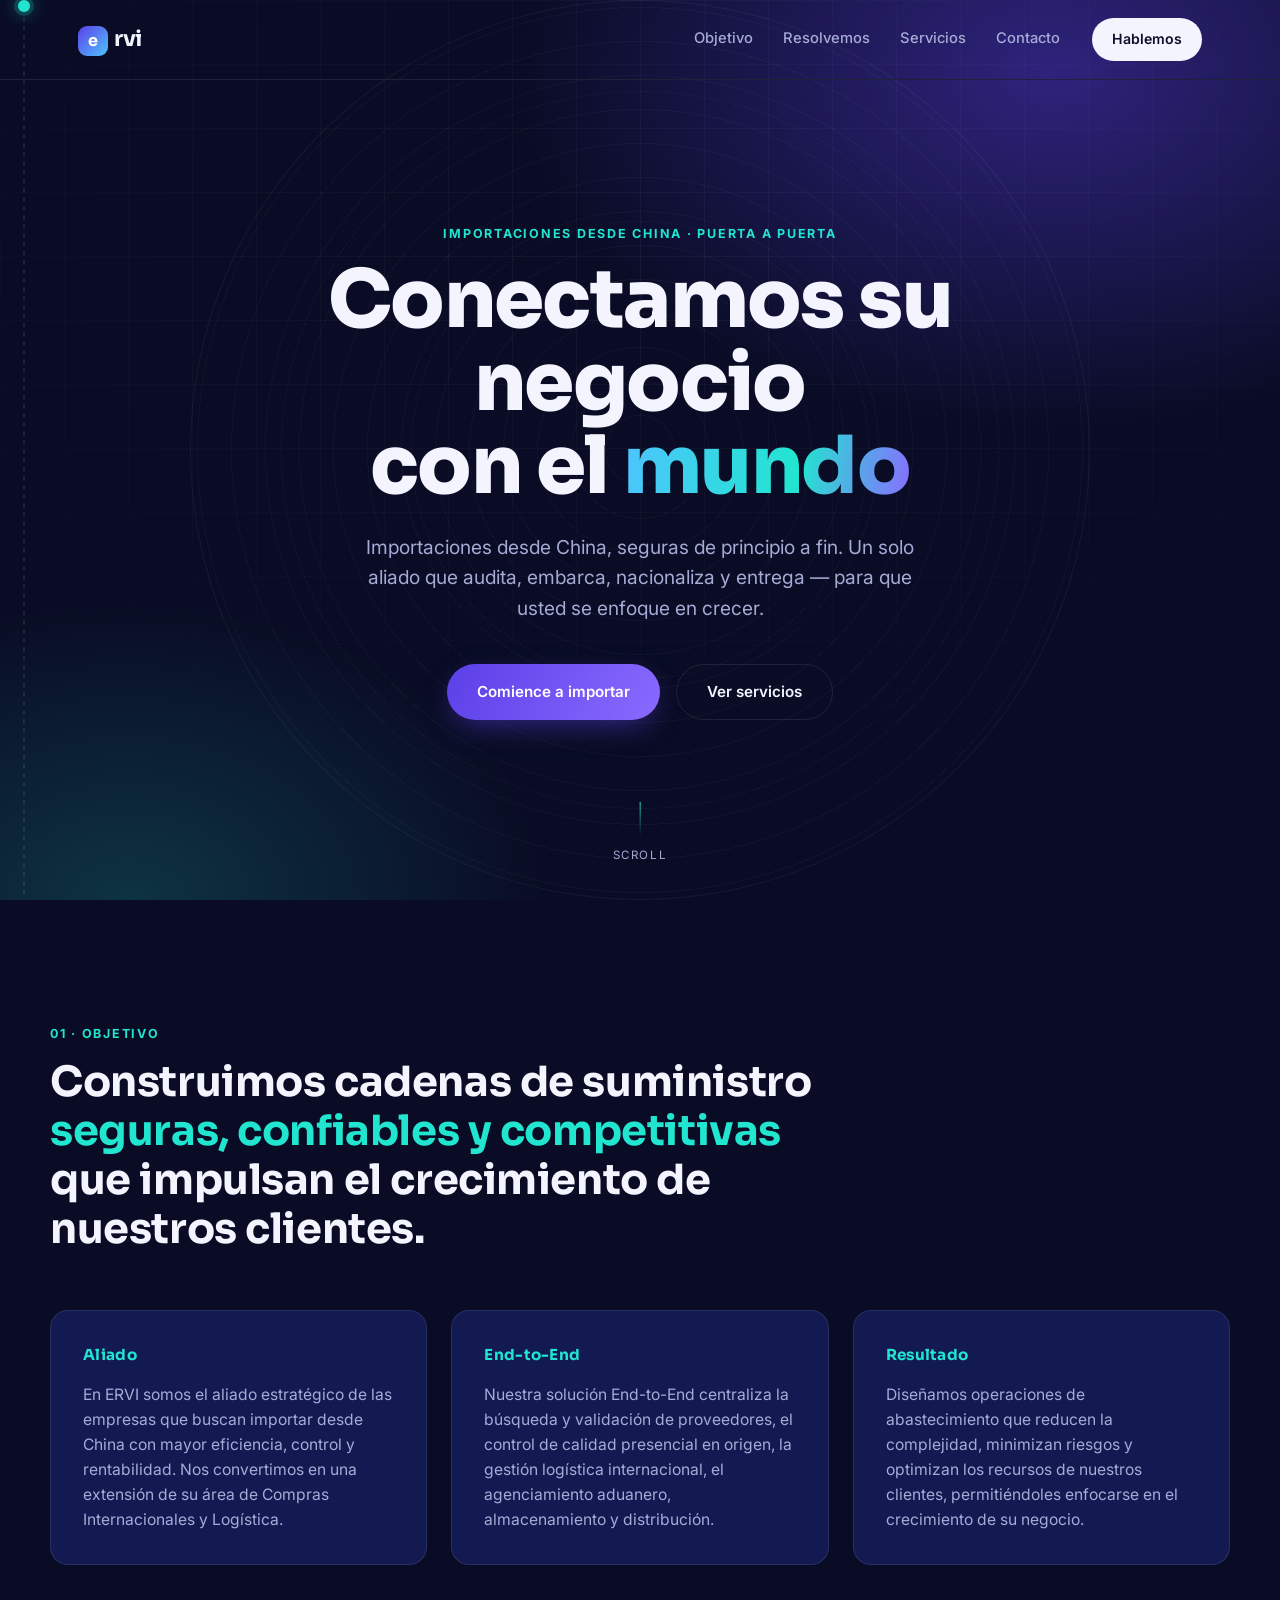
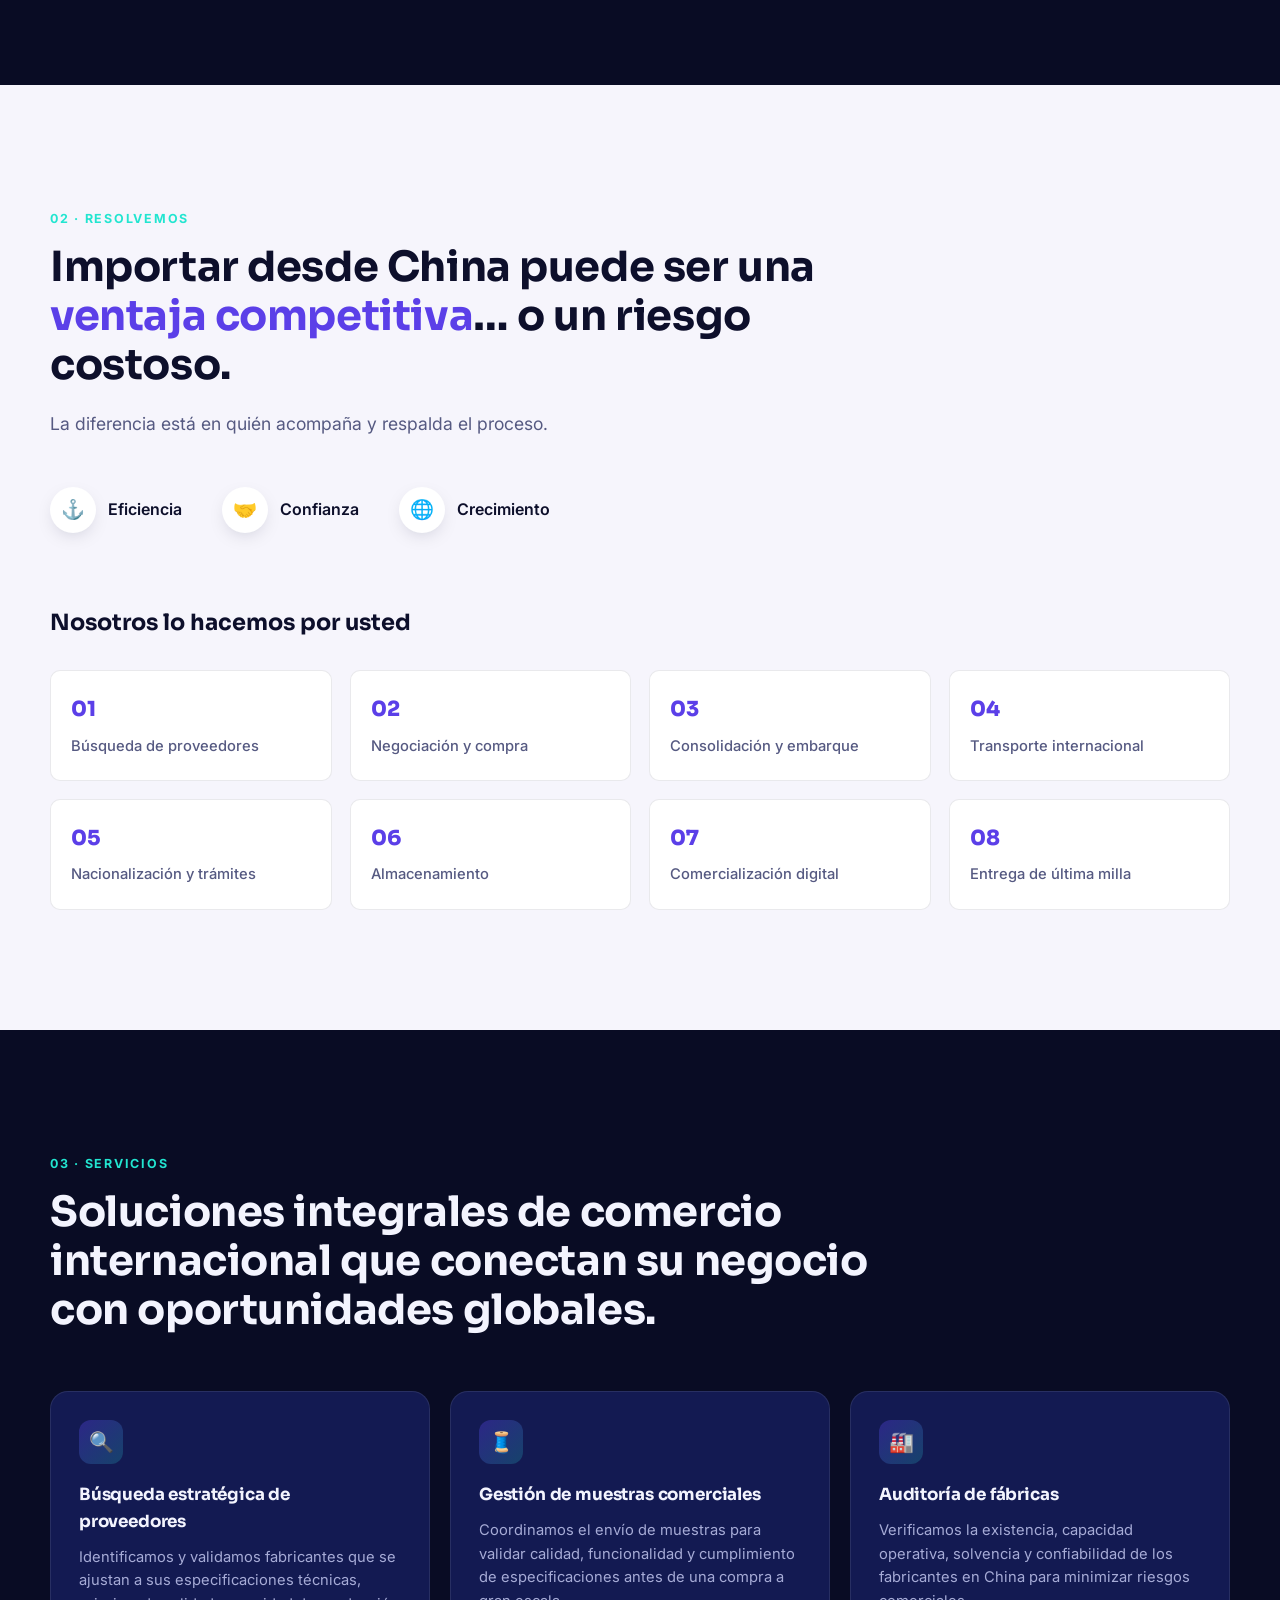
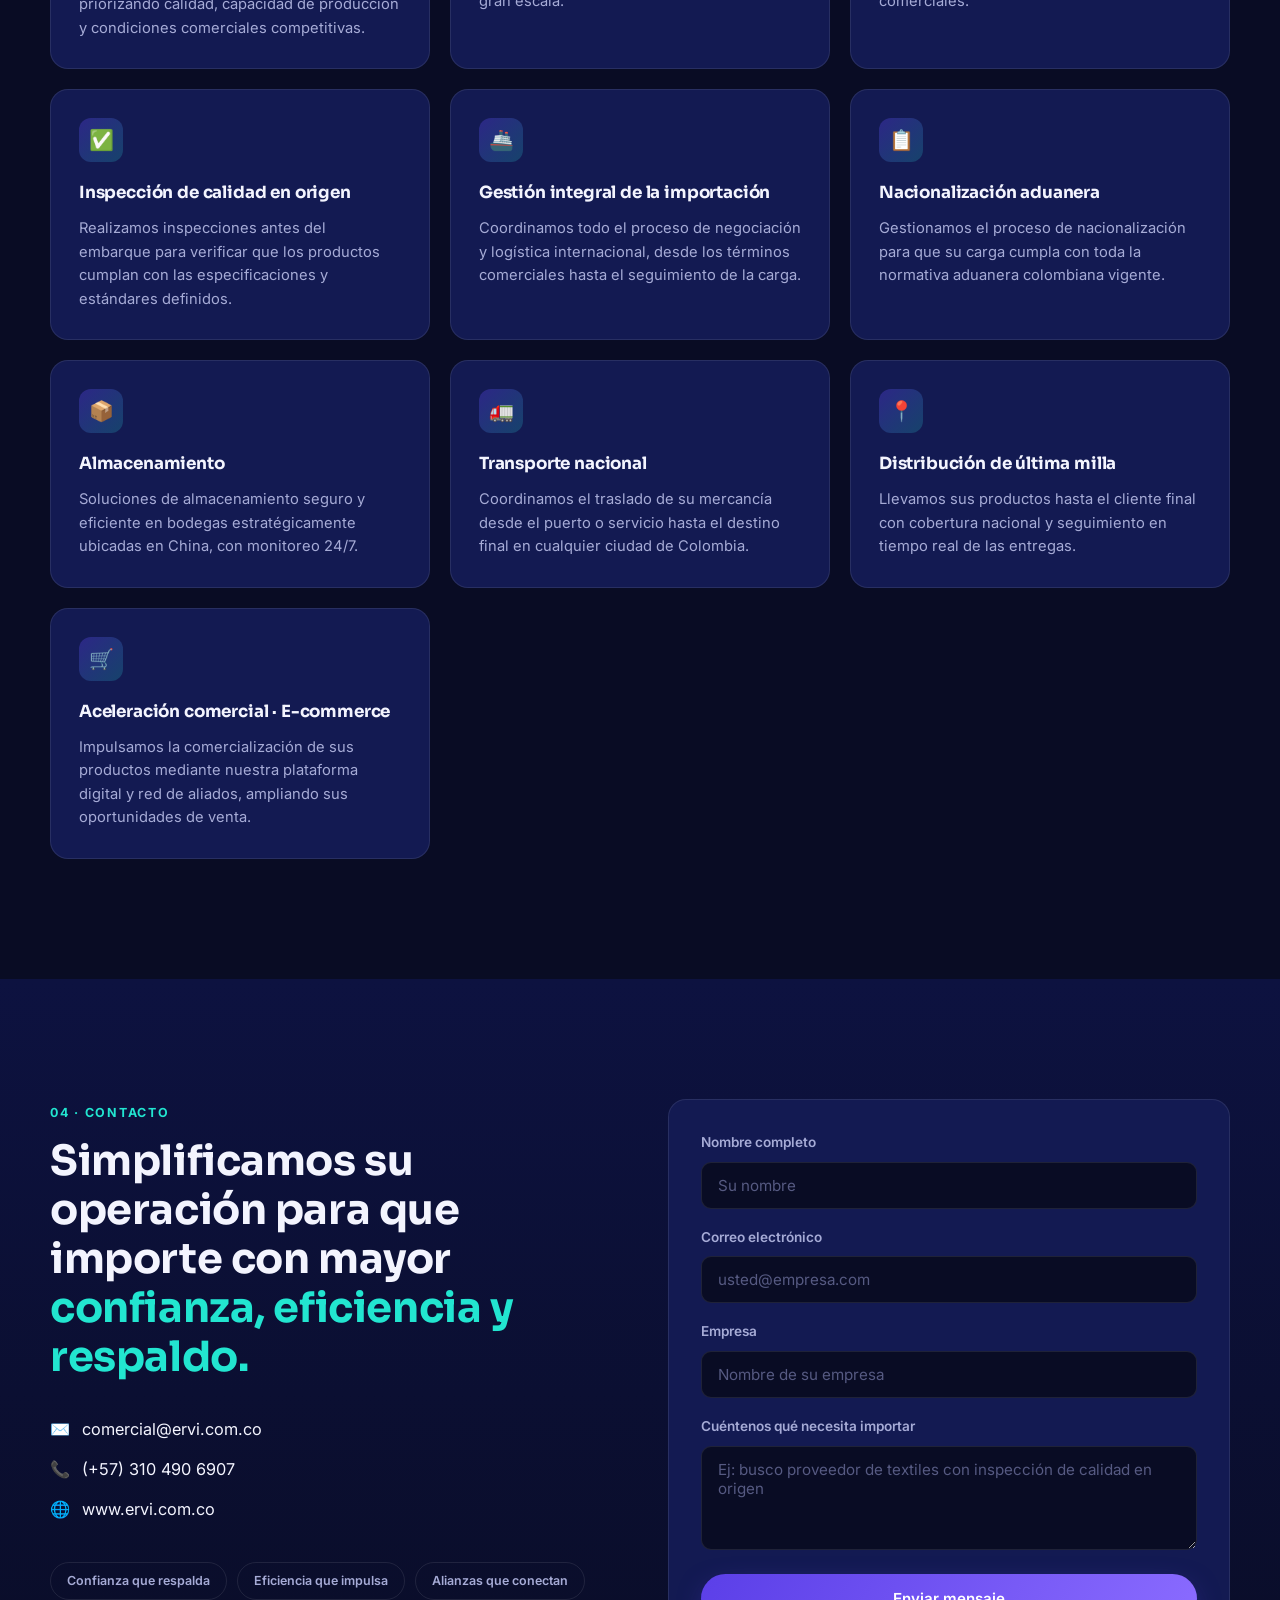
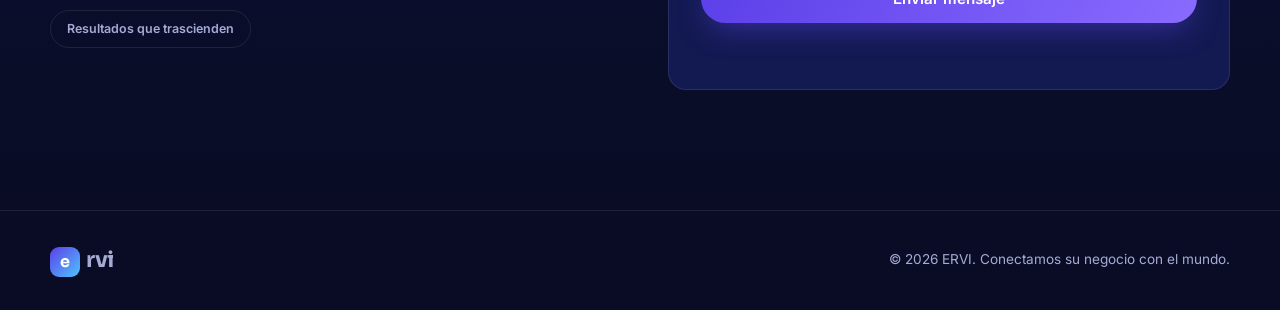
<file: app/index.html>
<!DOCTYPE html>
<html lang="es">
<head>
<meta charset="UTF-8">
<meta name="viewport" content="width=device-width, initial-scale=1.0">
<title>ERVI · Conectamos su negocio con el mundo</title>
<meta name="description" content="ERVI: importaciones desde China seguras de principio a fin. Sourcing, calidad, logística, aduanas y última milla en un solo aliado.">
<link rel="preconnect" href="https://fonts.googleapis.com">
<link rel="preconnect" href="https://fonts.gstatic.com" crossorigin>
<link href="https://fonts.googleapis.com/css2?family=Sora:wght@400;600;700;800&family=Inter:wght@400;500;600;700&display=swap" rel="stylesheet">
<link rel="stylesheet" href="styles.css">
</head>
<body>

<!-- Hilo de ruta / signature element -->
<div class="route-thread" aria-hidden="true">
  <svg class="route-thread__svg" viewBox="0 0 4 1000" preserveAspectRatio="none">
    <path class="route-thread__path" d="M2,0 L2,1000" />
  </svg>
  <div class="route-thread__dot" id="routeDot"></div>
</div>

<!-- NAV -->
<header class="nav" id="nav">
  <div class="nav__inner">
    <a href="#top" class="nav__logo">
      <span class="nav__logo-mark">e</span>rvi
    </a>
    <nav class="nav__links" aria-label="Navegación principal">
      <a href="#objetivo" class="nav__link" data-nav>Objetivo</a>
      <a href="#resolvemos" class="nav__link" data-nav>Resolvemos</a>
      <a href="#servicios" class="nav__link" data-nav>Servicios</a>
      <a href="#contacto" class="nav__link" data-nav>Contacto</a>
    </nav>
    <a href="#contacto" class="nav__cta">Hablemos</a>
    <button class="nav__burger" id="burger" aria-label="Abrir menú" aria-expanded="false">
      <span></span><span></span><span></span>
    </button>
  </div>
  <nav class="nav__mobile" id="navMobile" aria-label="Navegación móvil">
    <a href="#objetivo" data-nav>Objetivo</a>
    <a href="#resolvemos" data-nav>Resolvemos</a>
    <a href="#servicios" data-nav>Servicios</a>
    <a href="#contacto" data-nav>Contacto</a>
  </nav>
</header>

<main id="top">

  <!-- HERO -->
  <section class="hero" id="hero">
    <div class="hero__bg" aria-hidden="true">
      <div class="hero__globe"></div>
      <div class="hero__grid"></div>
    </div>
    <div class="hero__inner reveal">
      <p class="eyebrow">Importaciones desde China · puerta a puerta</p>
      <h1 class="hero__title">
        Conectamos su <em>negocio</em><br>
        con el <span class="text-gradient">mundo</span>
      </h1>
      <p class="hero__sub">Importaciones desde China, seguras de principio a fin. Un solo aliado que audita, embarca, nacionaliza y entrega — para que usted se enfoque en crecer.</p>
      <div class="hero__actions">
        <a href="#contacto" class="btn btn--primary">Comience a importar</a>
        <a href="#servicios" class="btn btn--ghost">Ver servicios</a>
      </div>
    </div>
    <div class="hero__scroll" aria-hidden="true"><span></span> scroll</div>
  </section>

  <!-- OBJETIVO -->
  <section class="section section--dark" id="objetivo">
    <div class="section__inner">
      <p class="eyebrow reveal">01 · Objetivo</p>
      <h2 class="section__title reveal">
        Construimos cadenas de suministro <em>seguras, confiables y competitivas</em> que impulsan el crecimiento de nuestros clientes.
      </h2>

      <div class="objetivo__grid">
        <div class="objetivo__card reveal">
          <span class="objetivo__num">Aliado</span>
          <p>En ERVI somos el aliado estratégico de las empresas que buscan importar desde China con mayor eficiencia, control y rentabilidad. Nos convertimos en una extensión de su área de Compras Internacionales y Logística.</p>
        </div>
        <div class="objetivo__card reveal">
          <span class="objetivo__num">End-to-End</span>
          <p>Nuestra solución End-to-End centraliza la búsqueda y validación de proveedores, el control de calidad presencial en origen, la gestión logística internacional, el agenciamiento aduanero, almacenamiento y distribución.</p>
        </div>
        <div class="objetivo__card reveal">
          <span class="objetivo__num">Resultado</span>
          <p>Diseñamos operaciones de abastecimiento que reducen la complejidad, minimizan riesgos y optimizan los recursos de nuestros clientes, permitiéndoles enfocarse en el crecimiento de su negocio.</p>
        </div>
      </div>
    </div>
  </section>

  <!-- RESOLVEMOS -->
  <section class="section section--light" id="resolvemos">
    <div class="section__inner">
      <p class="eyebrow reveal">02 · Resolvemos</p>
      <h2 class="section__title section__title--dark reveal">
        Importar desde China puede ser una <em>ventaja competitiva</em>… o un riesgo costoso.
      </h2>
      <p class="section__lead reveal">La diferencia está en quién acompaña y respalda el proceso.</p>

      <div class="pillars reveal">
        <div class="pillar">
          <div class="pillar__icon">⚓</div>
          <span>Eficiencia</span>
        </div>
        <div class="pillar">
          <div class="pillar__icon">🤝</div>
          <span>Confianza</span>
        </div>
        <div class="pillar">
          <div class="pillar__icon">🌐</div>
          <span>Crecimiento</span>
        </div>
      </div>

      <div class="steps">
        <p class="steps__title reveal">Nosotros lo hacemos por usted</p>
        <div class="steps__track reveal">
          <div class="step"><span class="step__n">01</span><p>Búsqueda de proveedores</p></div>
          <div class="step"><span class="step__n">02</span><p>Negociación y compra</p></div>
          <div class="step"><span class="step__n">03</span><p>Consolidación y embarque</p></div>
          <div class="step"><span class="step__n">04</span><p>Transporte internacional</p></div>
          <div class="step"><span class="step__n">05</span><p>Nacionalización y trámites</p></div>
          <div class="step"><span class="step__n">06</span><p>Almacenamiento</p></div>
          <div class="step"><span class="step__n">07</span><p>Comercialización digital</p></div>
          <div class="step"><span class="step__n">08</span><p>Entrega de última milla</p></div>
        </div>
      </div>
    </div>
  </section>

  <!-- SERVICIOS -->
  <section class="section section--dark" id="servicios">
    <div class="section__inner">
      <p class="eyebrow reveal">03 · Servicios</p>
      <h2 class="section__title reveal">Soluciones integrales de comercio internacional que conectan su negocio con oportunidades globales.</h2>

      <div class="services-grid">
        <article class="service-card reveal">
          <div class="service-card__icon">🔍</div>
          <h3>Búsqueda estratégica de proveedores</h3>
          <p>Identificamos y validamos fabricantes que se ajustan a sus especificaciones técnicas, priorizando calidad, capacidad de producción y condiciones comerciales competitivas.</p>
        </article>
        <article class="service-card reveal">
          <div class="service-card__icon">🧵</div>
          <h3>Gestión de muestras comerciales</h3>
          <p>Coordinamos el envío de muestras para validar calidad, funcionalidad y cumplimiento de especificaciones antes de una compra a gran escala.</p>
        </article>
        <article class="service-card reveal">
          <div class="service-card__icon">🏭</div>
          <h3>Auditoría de fábricas</h3>
          <p>Verificamos la existencia, capacidad operativa, solvencia y confiabilidad de los fabricantes en China para minimizar riesgos comerciales.</p>
        </article>
        <article class="service-card reveal">
          <div class="service-card__icon">✅</div>
          <h3>Inspección de calidad en origen</h3>
          <p>Realizamos inspecciones antes del embarque para verificar que los productos cumplan con las especificaciones y estándares definidos.</p>
        </article>
        <article class="service-card reveal">
          <div class="service-card__icon">🚢</div>
          <h3>Gestión integral de la importación</h3>
          <p>Coordinamos todo el proceso de negociación y logística internacional, desde los términos comerciales hasta el seguimiento de la carga.</p>
        </article>
        <article class="service-card reveal">
          <div class="service-card__icon">📋</div>
          <h3>Nacionalización aduanera</h3>
          <p>Gestionamos el proceso de nacionalización para que su carga cumpla con toda la normativa aduanera colombiana vigente.</p>
        </article>
        <article class="service-card reveal">
          <div class="service-card__icon">📦</div>
          <h3>Almacenamiento</h3>
          <p>Soluciones de almacenamiento seguro y eficiente en bodegas estratégicamente ubicadas en China, con monitoreo 24/7.</p>
        </article>
        <article class="service-card reveal">
          <div class="service-card__icon">🚛</div>
          <h3>Transporte nacional</h3>
          <p>Coordinamos el traslado de su mercancía desde el puerto o servicio hasta el destino final en cualquier ciudad de Colombia.</p>
        </article>
        <article class="service-card reveal">
          <div class="service-card__icon">📍</div>
          <h3>Distribución de última milla</h3>
          <p>Llevamos sus productos hasta el cliente final con cobertura nacional y seguimiento en tiempo real de las entregas.</p>
        </article>
        <article class="service-card reveal">
          <div class="service-card__icon">🛒</div>
          <h3>Aceleración comercial · E-commerce</h3>
          <p>Impulsamos la comercialización de sus productos mediante nuestra plataforma digital y red de aliados, ampliando sus oportunidades de venta.</p>
        </article>
      </div>
    </div>
  </section>

  <!-- CONTACTO -->
  <section class="section section--contact" id="contacto">
    <div class="section__inner">
      <div class="contact-grid">
        <div class="contact-info reveal">
          <p class="eyebrow">04 · Contacto</p>
          <h2 class="section__title">Simplificamos su operación para que importe con mayor <em>confianza, eficiencia y respaldo.</em></h2>
          <ul class="contact-list">
            <li><span>✉️</span> <a href="mailto:comercial@ervi.com.co">comercial@ervi.com.co</a></li>
            <li><span>📞</span> <a href="tel:+573104906907">(+57) 310 490 6907</a></li>
            <li><span>🌐</span> <a href="https://www.ervi.com.co" target="_blank" rel="noopener">www.ervi.com.co</a></li>
          </ul>
          <div class="contact-badges">
            <span>Confianza que respalda</span>
            <span>Eficiencia que impulsa</span>
            <span>Alianzas que conectan</span>
            <span>Resultados que trascienden</span>
          </div>
        </div>

        <form class="contact-form reveal" id="contactForm">
          <div class="form-row">
            <label for="name">Nombre completo</label>
            <input type="text" id="name" name="name" placeholder="Su nombre" required>
          </div>
          <div class="form-row">
            <label for="email">Correo electrónico</label>
            <input type="email" id="email" name="email" placeholder="usted@empresa.com" required>
          </div>
          <div class="form-row">
            <label for="company">Empresa</label>
            <input type="text" id="company" name="company" placeholder="Nombre de su empresa">
          </div>
          <div class="form-row">
            <label for="message">Cuéntenos qué necesita importar</label>
            <textarea id="message" name="message" rows="4" placeholder="Ej: busco proveedor de textiles con inspección de calidad en origen" required></textarea>
          </div>
          <button type="submit" class="btn btn--primary btn--block">Enviar mensaje</button>
          <p class="form-note" id="formNote" role="status" aria-live="polite"></p>
        </form>
      </div>
    </div>
  </section>

  <footer class="footer">
    <div class="footer__inner">
      <span class="nav__logo"><span class="nav__logo-mark">e</span>rvi</span>
      <p>© <span id="year"></span> ERVI. Conectamos su negocio con el mundo.</p>
    </div>
  </footer>

</main>

<script src="script.js"></script>
</body>
</html>
</file>
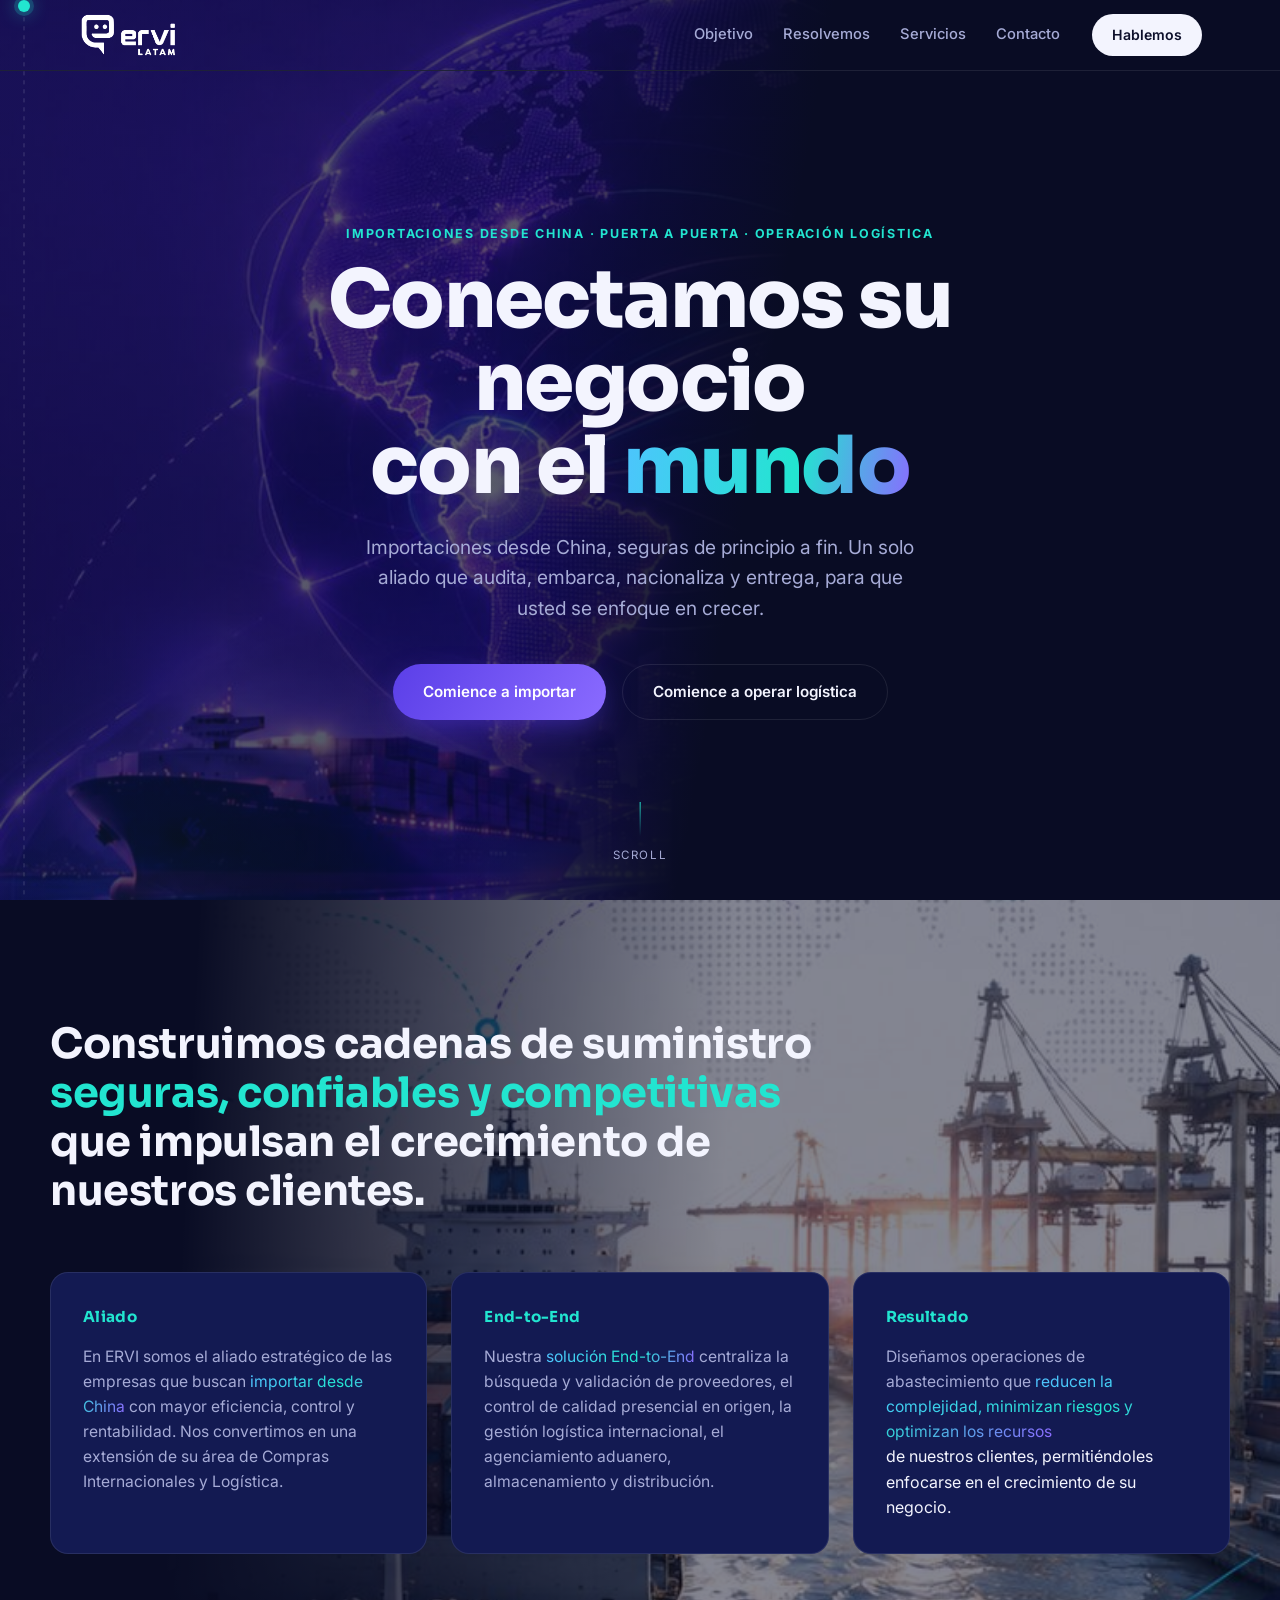
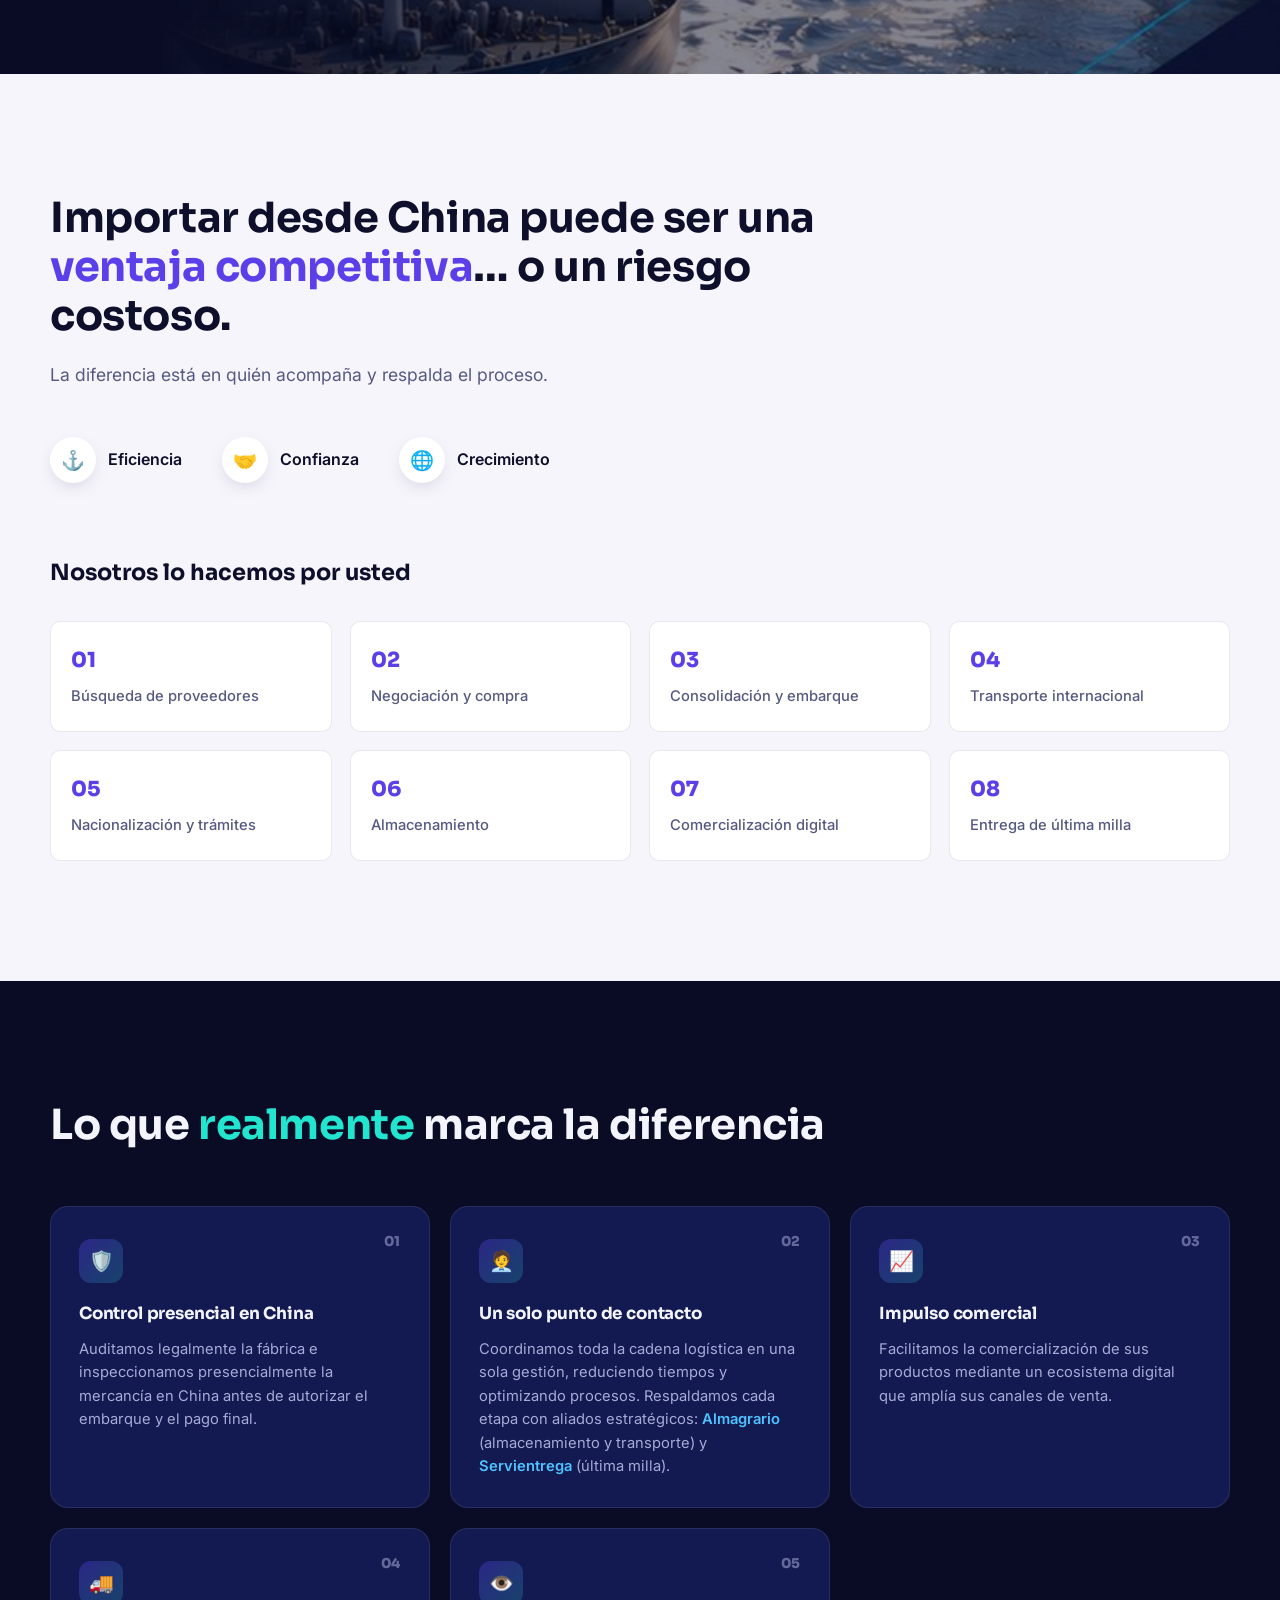
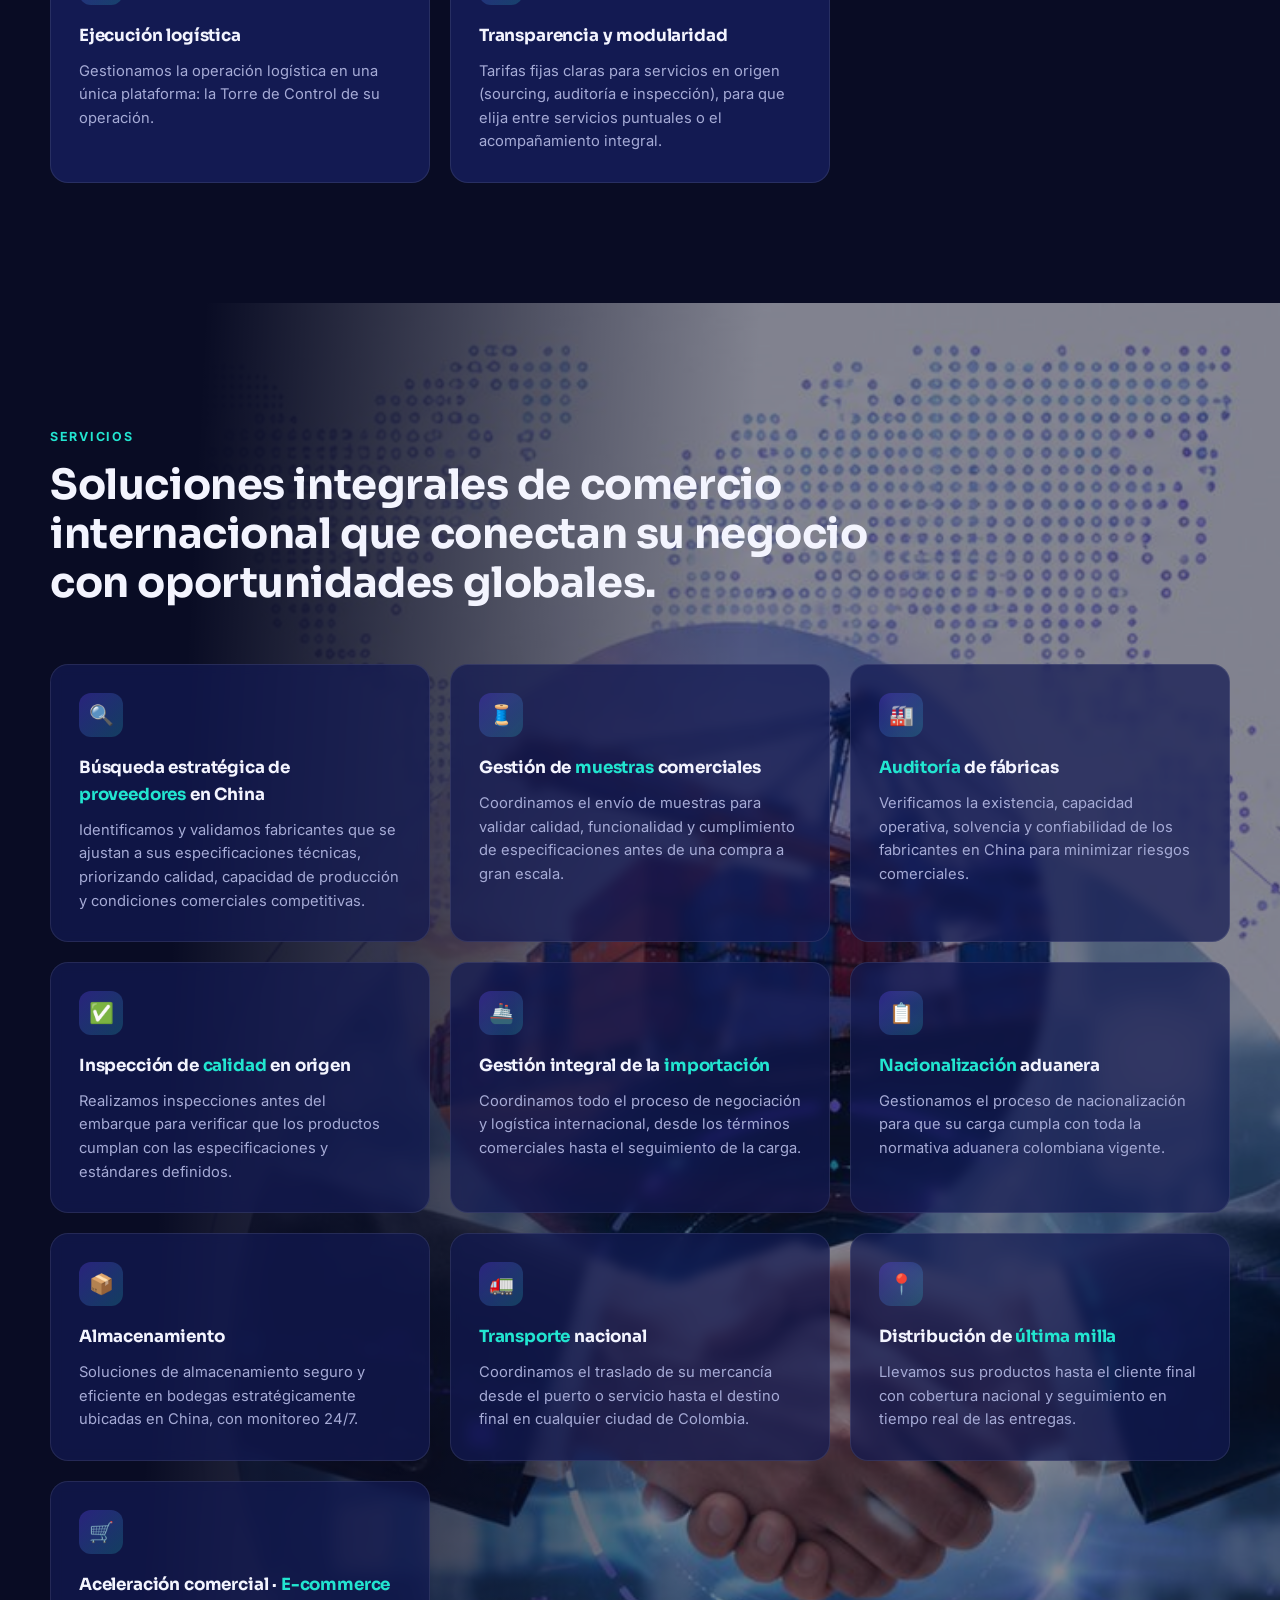
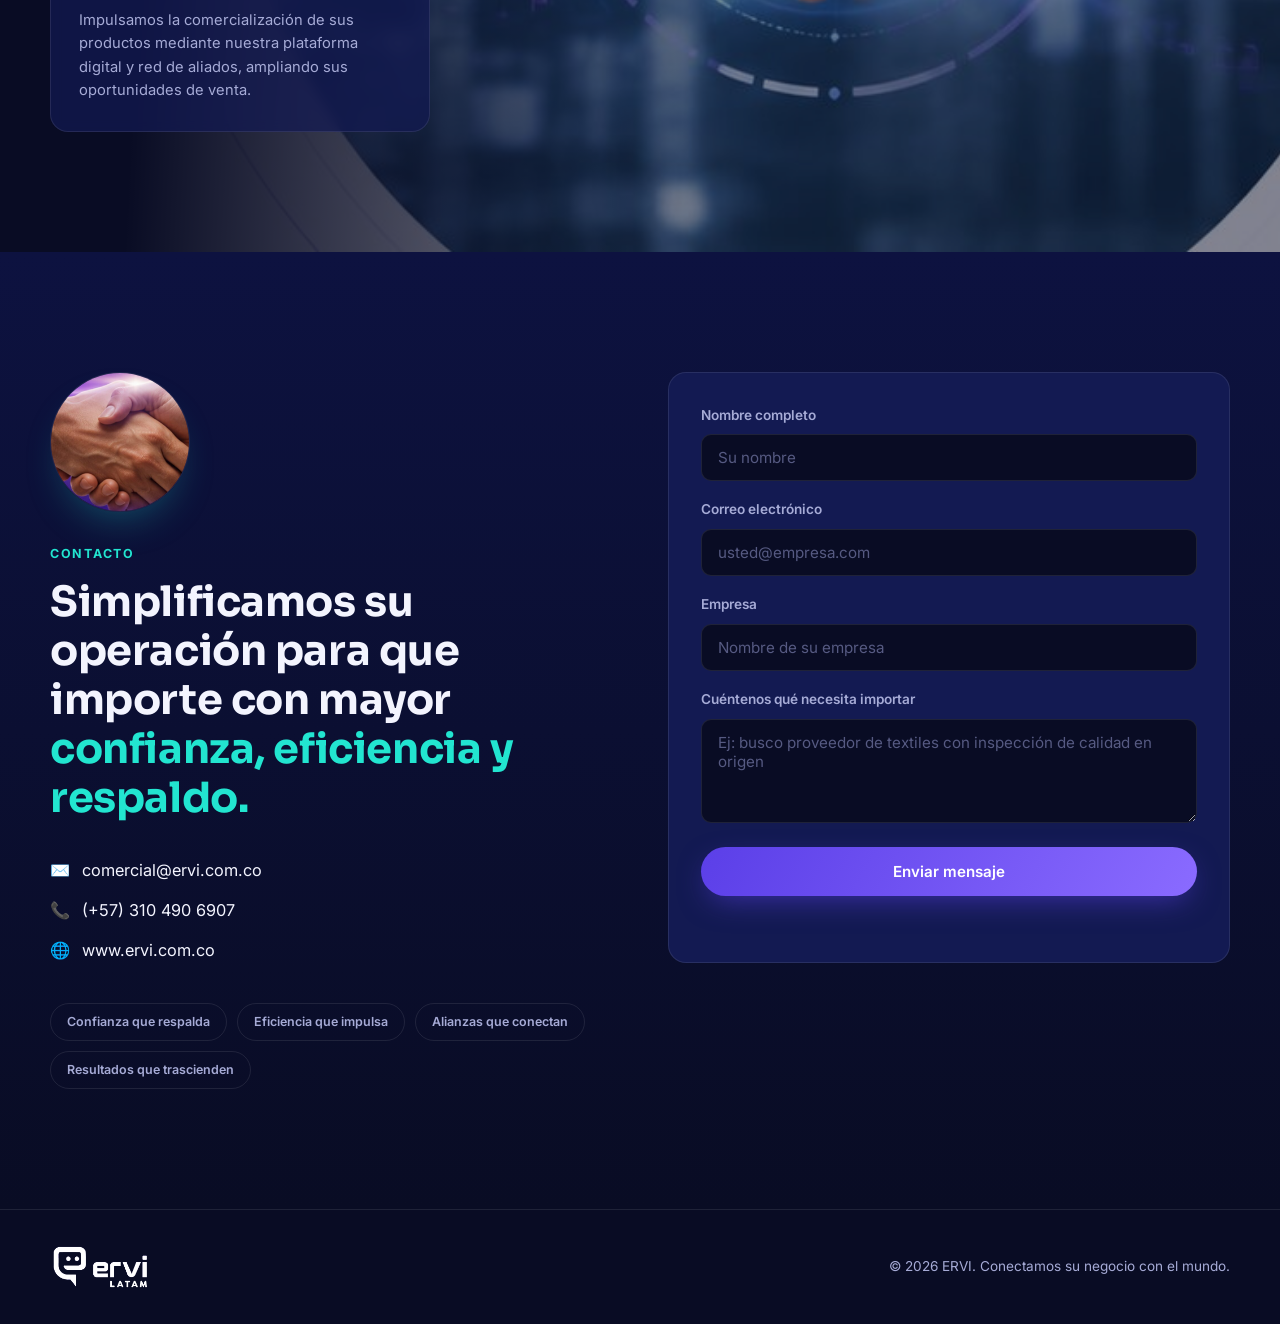
<file: app/claude/index.html>
<!DOCTYPE html>
<html lang="es">

<head>
  <meta charset="UTF-8">
  <meta name="viewport" content="width=device-width, initial-scale=1.0">
  <title>ERVI · Conectamos su negocio con el mundo</title>
  <meta name="description"
    content="ERVI: importaciones desde China seguras de principio a fin. Sourcing, calidad, logística, aduanas y última milla en un solo aliado.">
  <link rel="icon" type="image/png" href="img/fabicon-ERVI-LATAM.png">
  <link rel="preconnect" href="https://fonts.googleapis.com">
  <link rel="preconnect" href="https://fonts.gstatic.com" crossorigin>
  <link
    href="https://fonts.googleapis.com/css2?family=Sora:wght@400;600;700;800&family=Inter:wght@400;500;600;700&display=swap"
    rel="stylesheet">
  <link rel="stylesheet" href="styles.css">
</head>

<body>

  <!-- Hilo de ruta / signature element -->
  <div class="route-thread" aria-hidden="true">
    <svg class="route-thread__svg" viewBox="0 0 4 1000" preserveAspectRatio="none">
      <path class="route-thread__path" d="M2,0 L2,1000" />
    </svg>
    <div class="route-thread__dot" id="routeDot"></div>
  </div>

  <!-- NAV -->
  <header class="nav" id="nav">
    <div class="nav__inner">
      <a href="#top" class="nav__logo">
        <img class="nav__logo-image" src="img/Logo-ERVI-LATAM_blanco.png" alt="ERVI">
      </a>
      <nav class="nav__links" aria-label="Navegación principal">
        <a href="#objetivo" class="nav__link" data-nav>Objetivo</a>
        <a href="#resolvemos" class="nav__link" data-nav>Resolvemos</a>
        <a href="#servicios" class="nav__link" data-nav>Servicios</a>
        <a href="#contacto" class="nav__link" data-nav>Contacto</a>
      </nav>
      <a href="#contacto" class="nav__cta">Hablemos</a>
      <button class="nav__burger" id="burger" aria-label="Abrir menú" aria-expanded="false">
        <span></span><span></span><span></span>
      </button>
    </div>
    <nav class="nav__mobile" id="navMobile" aria-label="Navegación móvil">
      <a href="#objetivo" data-nav>Objetivo</a>
      <a href="#resolvemos" data-nav>Resolvemos</a>
      <a href="#servicios" data-nav>Servicios</a>
      <a href="#contacto" data-nav>Contacto</a>
    </nav>
  </header>

  <main id="top">

    <!-- HERO -->
    <section class="hero" id="hero">
      <div class="hero__bg" aria-hidden="true"></div>
      <div class="hero__inner reveal">
        <p class="eyebrow">Importaciones desde China · puerta a puerta · Operación logística</p>
        <h1 class="hero__title">
          Conectamos su <em>negocio</em><br>
          con el <span class="text-gradient">mundo</span>
        </h1>
        <p class="hero__sub">Importaciones desde China, seguras de principio a fin. Un solo aliado que audita, embarca,
          nacionaliza y entrega, para que usted se enfoque en crecer.</p>
        <div class="hero__actions">
          <a href="#contacto" class="btn btn--primary">Comience a importar</a>
          <a href="./logistica/index.html" class="btn btn--ghost">Comience a operar logística</a>
        </div>
      </div>
      <div class="hero__scroll" aria-hidden="true"><span></span> scroll</div>
    </section>

    <!-- OBJETIVO -->
    <section class="section section--dark section--photo" id="objetivo">
      <div class="section-photo section-photo--objetivo" aria-hidden="true"></div>
      <div class="section__inner">
        <h2 class="section__title reveal">
          Construimos cadenas de suministro <em>seguras, confiables y competitivas</em> que impulsan el crecimiento de
          nuestros clientes.
        </h2>

        <div class="objetivo__grid">
          <div class="objetivo__card reveal">
            <span class="objetivo__num">Aliado</span>
            <p>En ERVI somos el aliado estratégico de las empresas que buscan <span class="text-gradient">importar desde
                China</span> con mayor eficiencia, control y rentabilidad. Nos convertimos en una extensión de su área
              de Compras Internacionales y Logística.</p>
          </div>
          <div class="objetivo__card reveal">
            <span class="objetivo__num">End-to-End</span>
            <p>Nuestra <span class="text-gradient">solución End-to-End</span> centraliza la búsqueda y validación de
              proveedores, el control de calidad presencial en origen, la gestión logística internacional, el
              agenciamiento aduanero, almacenamiento y distribución.</p>
          </div>
          <div class="objetivo__card reveal">
            <span class="objetivo__num">Resultado</span>
            <p>Diseñamos operaciones de abastecimiento que <span class="text-gradient">reducen la complejidad, minimizan
                riesgos y optimizan los recursos</p> de nuestros clientes, permitiéndoles enfocarse en el crecimiento de
            su negocio.</p>
          </div>
        </div>
      </div>
    </section>

    <!-- RESOLVEMOS -->
    <section class="section section--light" id="resolvemos">
      <div class="section__inner">
        <h2 class="section__title section__title--dark reveal">
          Importar desde China puede ser una <em>ventaja competitiva</em>… o un riesgo costoso.
        </h2>
        <p class="section__lead reveal">La diferencia está en quién acompaña y respalda el proceso.</p>

        <div class="pillars reveal">
          <div class="pillar">
            <div class="pillar__icon">⚓</div>
            <span>Eficiencia</span>
          </div>
          <div class="pillar">
            <div class="pillar__icon">🤝</div>
            <span>Confianza</span>
          </div>
          <div class="pillar">
            <div class="pillar__icon">🌐</div>
            <span>Crecimiento</span>
          </div>
        </div>

        <div class="steps">
          <p class="steps__title reveal">Nosotros lo hacemos por usted</p>
          <div class="steps__track reveal">
            <div class="step"><span class="step__n">01</span>
              <p>Búsqueda de proveedores</p>
            </div>
            <div class="step"><span class="step__n">02</span>
              <p>Negociación y compra</p>
            </div>
            <div class="step"><span class="step__n">03</span>
              <p>Consolidación y embarque</p>
            </div>
            <div class="step"><span class="step__n">04</span>
              <p>Transporte internacional</p>
            </div>
            <div class="step"><span class="step__n">05</span>
              <p>Nacionalización y trámites</p>
            </div>
            <div class="step"><span class="step__n">06</span>
              <p>Almacenamiento</p>
            </div>
            <div class="step"><span class="step__n">07</span>
              <p>Comercialización digital</p>
            </div>
            <div class="step"><span class="step__n">08</span>
              <p>Entrega de última milla</p>
            </div>
          </div>
        </div>
      </div>
    </section>

    <!-- DIFERENCIA -->
    <section class="section section--dark" id="diferencia">
      <div class="section__inner">
        <h2 class="section__title reveal">Lo que <em>realmente</em> marca la diferencia</h2>

        <div class="diferencia__grid">
          <article class="diferencia__card reveal">
            <span class="diferencia__num">01</span>
            <div class="diferencia__icon">🛡️</div>
            <h3>Control presencial en China</h3>
            <p>Auditamos legalmente la fábrica e inspeccionamos presencialmente la mercancía en China antes de autorizar
              el embarque y el pago final.</p>
          </article>
          <article class="diferencia__card reveal">
            <span class="diferencia__num">02</span>
            <div class="diferencia__icon">🧑‍💼</div>
            <h3>Un solo punto de contacto</h3>
            <p>Coordinamos toda la cadena logística en una sola gestión, reduciendo tiempos y optimizando procesos.
              Respaldamos cada etapa con aliados estratégicos: <strong>Almagrario</strong> (almacenamiento y transporte)
              y <strong>Servientrega</strong> (última milla).</p>
          </article>
          <article class="diferencia__card reveal">
            <span class="diferencia__num">03</span>
            <div class="diferencia__icon">📈</div>
            <h3>Impulso comercial</h3>
            <p>Facilitamos la comercialización de sus productos mediante un ecosistema digital que amplía sus canales de
              venta.</p>
          </article>
          <article class="diferencia__card reveal">
            <span class="diferencia__num">04</span>
            <div class="diferencia__icon">🚚</div>
            <h3>Ejecución logística</h3>
            <p>Gestionamos la operación logística en una única plataforma: la Torre de Control de su operación.</p>
          </article>
          <article class="diferencia__card reveal">
            <span class="diferencia__num">05</span>
            <div class="diferencia__icon">👁️</div>
            <h3>Transparencia y modularidad</h3>
            <p>Tarifas fijas claras para servicios en origen (sourcing, auditoría e inspección), para que elija entre
              servicios puntuales o el acompañamiento integral.</p>
          </article>
        </div>
      </div>
    </section>

    <!-- SERVICIOS -->
    <section class="section section--dark section--photo" id="servicios">
      <div class="section-photo section-photo--servicios" aria-hidden="true"></div>
      <div class="section__inner">
        <p class="eyebrow reveal">Servicios</p>
        <h2 class="section__title reveal">Soluciones integrales de comercio internacional que conectan su negocio con
          oportunidades globales.</h2>

        <div class="services-grid">
          <article class="service-card reveal">
            <div class="service-card__icon">🔍</div>
            <h3>Búsqueda estratégica de <strong>proveedores</strong> en China</h3>
            <p>Identificamos y validamos fabricantes que se ajustan a sus especificaciones técnicas, priorizando
              calidad, capacidad de producción y condiciones comerciales competitivas.</p>
          </article>
          <article class="service-card reveal">
            <div class="service-card__icon">🧵</div>
            <h3>Gestión de <strong>muestras</strong> comerciales</h3>
            <p>Coordinamos el envío de muestras para validar calidad, funcionalidad y cumplimiento de especificaciones
              antes de una compra a gran escala.</p>
          </article>
          <article class="service-card reveal">
            <div class="service-card__icon">🏭</div>
            <h3><strong>Auditoría</strong> de fábricas</h3>
            <p>Verificamos la existencia, capacidad operativa, solvencia y confiabilidad de los fabricantes en China
              para minimizar riesgos comerciales.</p>
          </article>
          <article class="service-card reveal">
            <div class="service-card__icon">✅</div>
            <h3>Inspección de <strong>calidad</strong> en origen</h3>
            <p>Realizamos inspecciones antes del embarque para verificar que los productos cumplan con las
              especificaciones y estándares definidos.</p>
          </article>
          <article class="service-card reveal">
            <div class="service-card__icon">🚢</div>
            <h3>Gestión integral de la <strong>importación</strong></h3>
            <p>Coordinamos todo el proceso de negociación y logística internacional, desde los términos comerciales
              hasta el seguimiento de la carga.</p>
          </article>
          <article class="service-card reveal">
            <div class="service-card__icon">📋</div>
            <h3><strong>Nacionalización</strong> aduanera</h3>
            <p>Gestionamos el proceso de nacionalización para que su carga cumpla con toda la normativa aduanera
              colombiana vigente.</p>
          </article>
          <article class="service-card reveal">
            <div class="service-card__icon">📦</div>
            <h3>Almacenamiento</h3>
            <p>Soluciones de almacenamiento seguro y eficiente en bodegas estratégicamente ubicadas en China, con
              monitoreo 24/7.</p>
          </article>
          <article class="service-card reveal">
            <div class="service-card__icon">🚛</div>
            <h3><strong>Transporte</strong> nacional</h3>
            <p>Coordinamos el traslado de su mercancía desde el puerto o servicio hasta el destino final en cualquier
              ciudad de Colombia.</p>
          </article>
          <article class="service-card reveal">
            <div class="service-card__icon">📍</div>
            <h3>Distribución de <strong>última milla</strong></h3>
            <p>Llevamos sus productos hasta el cliente final con cobertura nacional y seguimiento en tiempo real de las
              entregas.</p>
          </article>
          <article class="service-card reveal">
            <div class="service-card__icon">🛒</div>
            <h3>Aceleración comercial · <strong>E-commerce</strong></h3>
            <p>Impulsamos la comercialización de sus productos mediante nuestra plataforma digital y red de aliados,
              ampliando sus oportunidades de venta.</p>
          </article>
        </div>
      </div>
    </section>

    <!-- CONTACTO -->
    <section class="section section--contact" id="contacto">
      <div class="section__inner">
        <div class="contact-grid">
          <div class="contact-info reveal">
            <figure class="contact-info__media"><img src="img/contacto-handshake.jpg"
                alt="Apretón de manos cerrando un acuerdo comercial"></figure>
            <p class="eyebrow">Contacto</p>
            <h2 class="section__title">Simplificamos su operación para que importe con mayor <em>confianza, eficiencia y
                respaldo.</em></h2>
            <ul class="contact-list">
              <li><span>✉️</span> <a href="mailto:comercial@ervi.com.co">comercial@ervi.com.co</a></li>
              <li><span>📞</span> <a href="tel:+573104906907">(+57) 310 490 6907</a></li>
              <li><span>🌐</span> <a href="https://www.ervi.com.co" target="_blank" rel="noopener">www.ervi.com.co</a>
              </li>
            </ul>
            <div class="contact-badges">
              <span>Confianza que respalda</span>
              <span>Eficiencia que impulsa</span>
              <span>Alianzas que conectan</span>
              <span>Resultados que trascienden</span>
            </div>
          </div>

          <form class="contact-form reveal" id="contactForm">
            <div class="form-row">
              <label for="name">Nombre completo</label>
              <input type="text" id="name" name="name" placeholder="Su nombre" required>
            </div>
            <div class="form-row">
              <label for="email">Correo electrónico</label>
              <input type="email" id="email" name="email" placeholder="usted@empresa.com" required>
            </div>
            <div class="form-row">
              <label for="company">Empresa</label>
              <input type="text" id="company" name="company" placeholder="Nombre de su empresa">
            </div>
            <div class="form-row">
              <label for="message">Cuéntenos qué necesita importar</label>
              <textarea id="message" name="message" rows="4"
                placeholder="Ej: busco proveedor de textiles con inspección de calidad en origen" required></textarea>
            </div>
            <button type="submit" class="btn btn--primary btn--block">Enviar mensaje</button>
            <p class="form-note" id="formNote" role="status" aria-live="polite"></p>
          </form>
        </div>
      </div>
    </section>

    <footer class="footer">
      <div class="footer__inner">
        <span class="nav__logo"><img class="nav__logo-image" src="img/Logo-ERVI-LATAM_blanco.png" alt="ERVI"></span>
        <p>© <span id="year"></span> ERVI. Conectamos su negocio con el mundo.</p>
      </div>
    </footer>
  </main>

  <script src="script.js"></script>
</body>

</html>
</file>
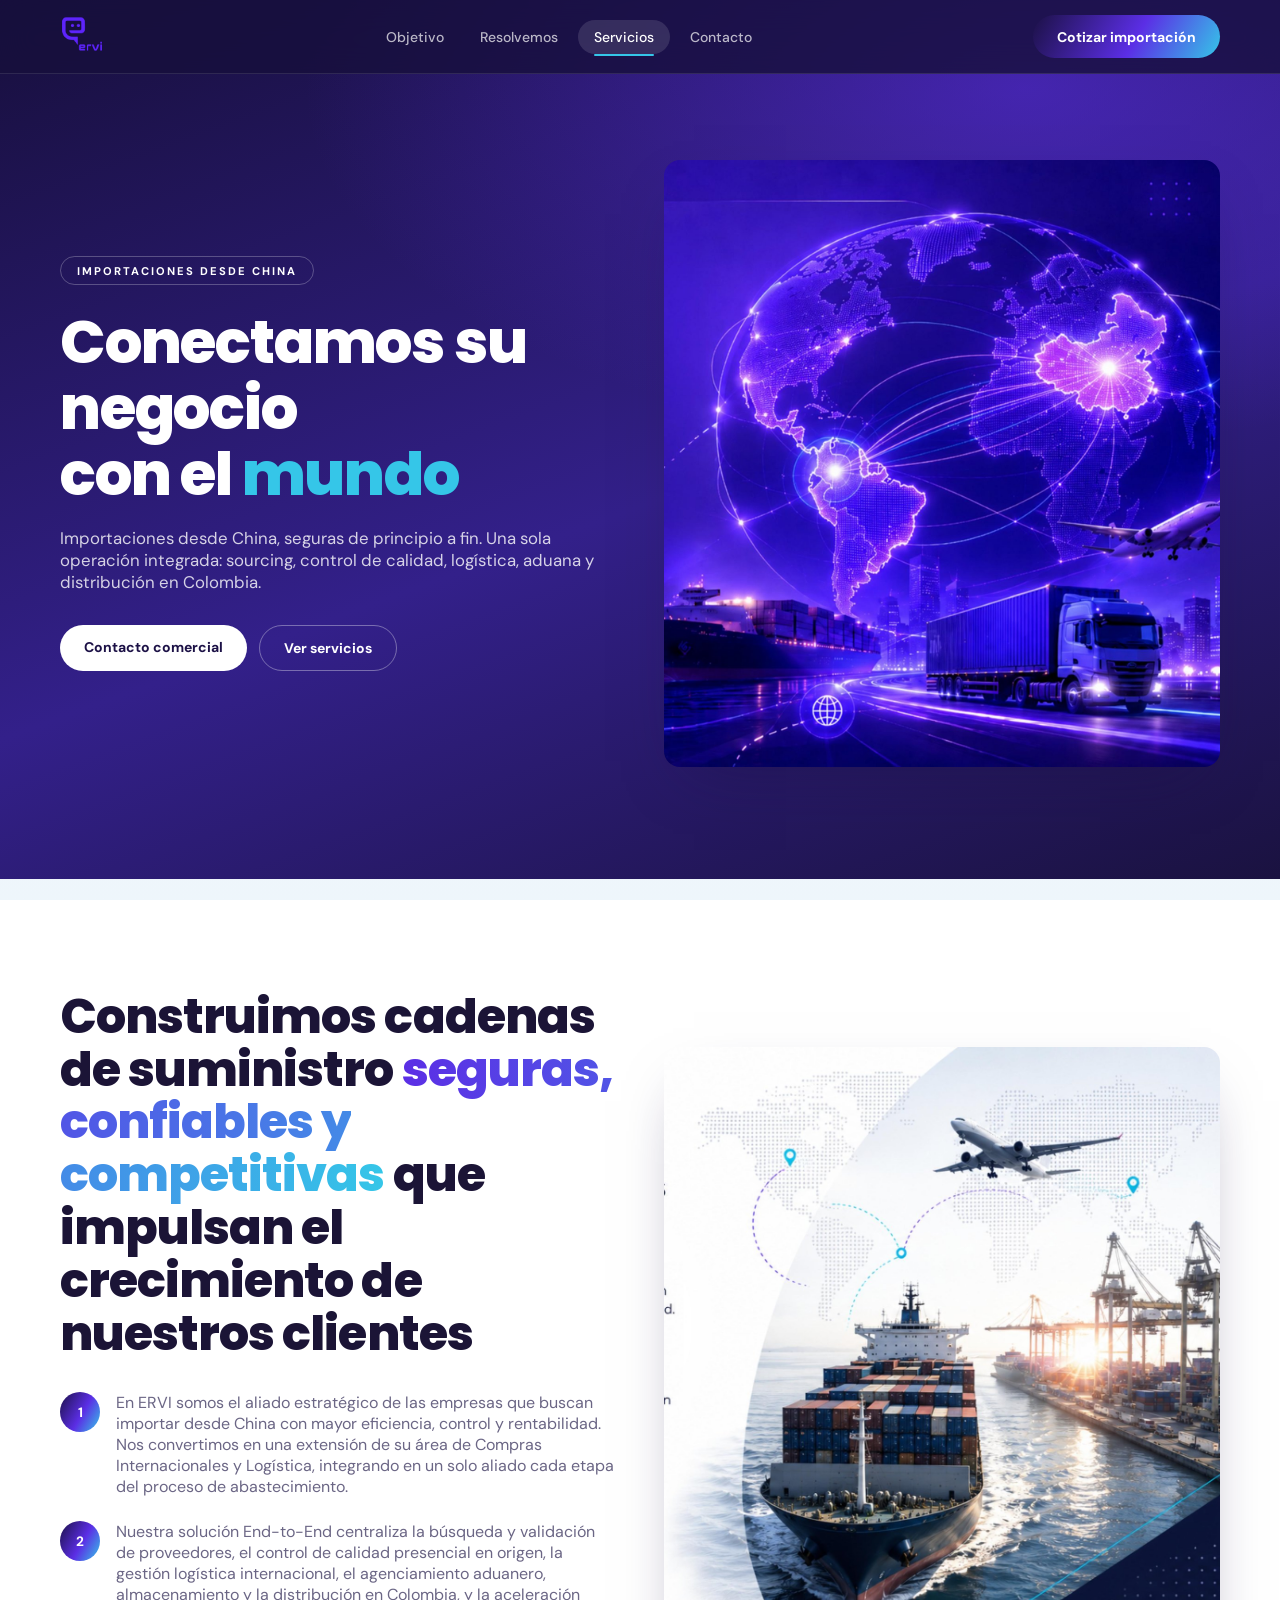
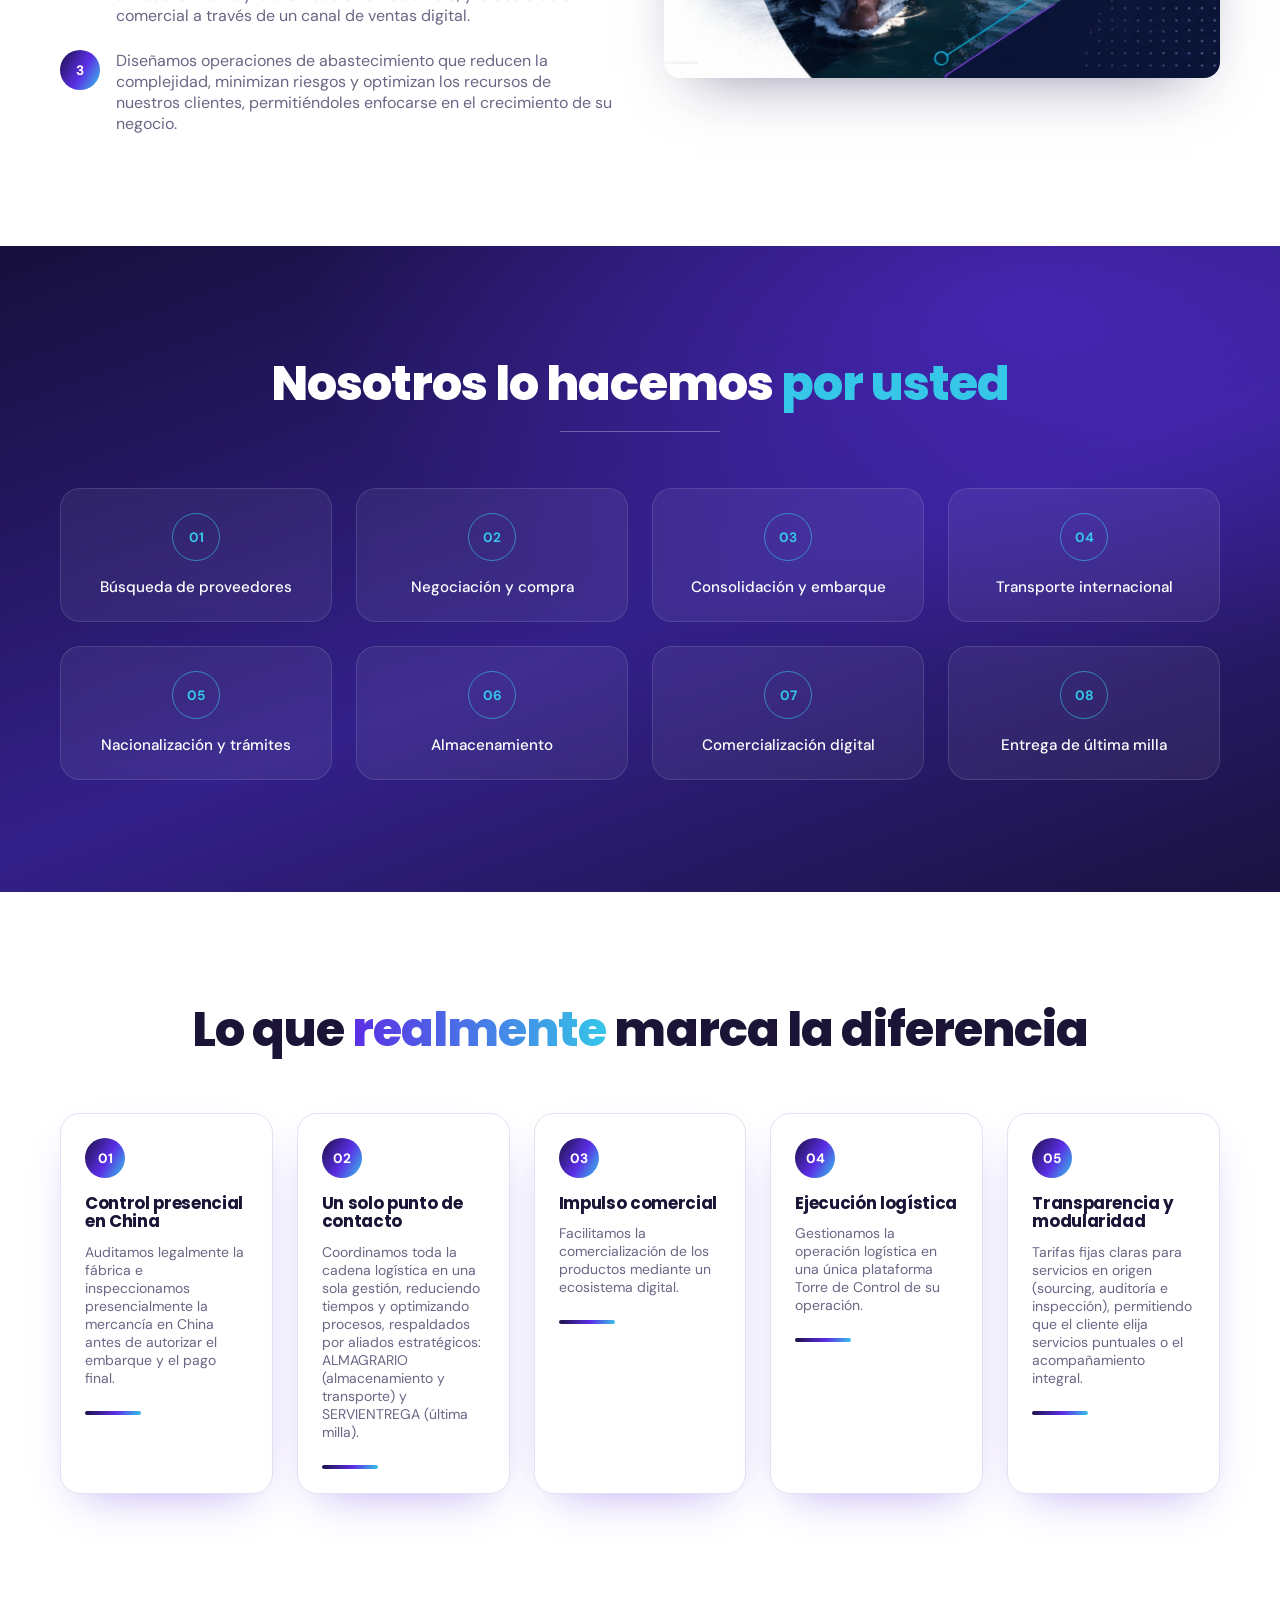
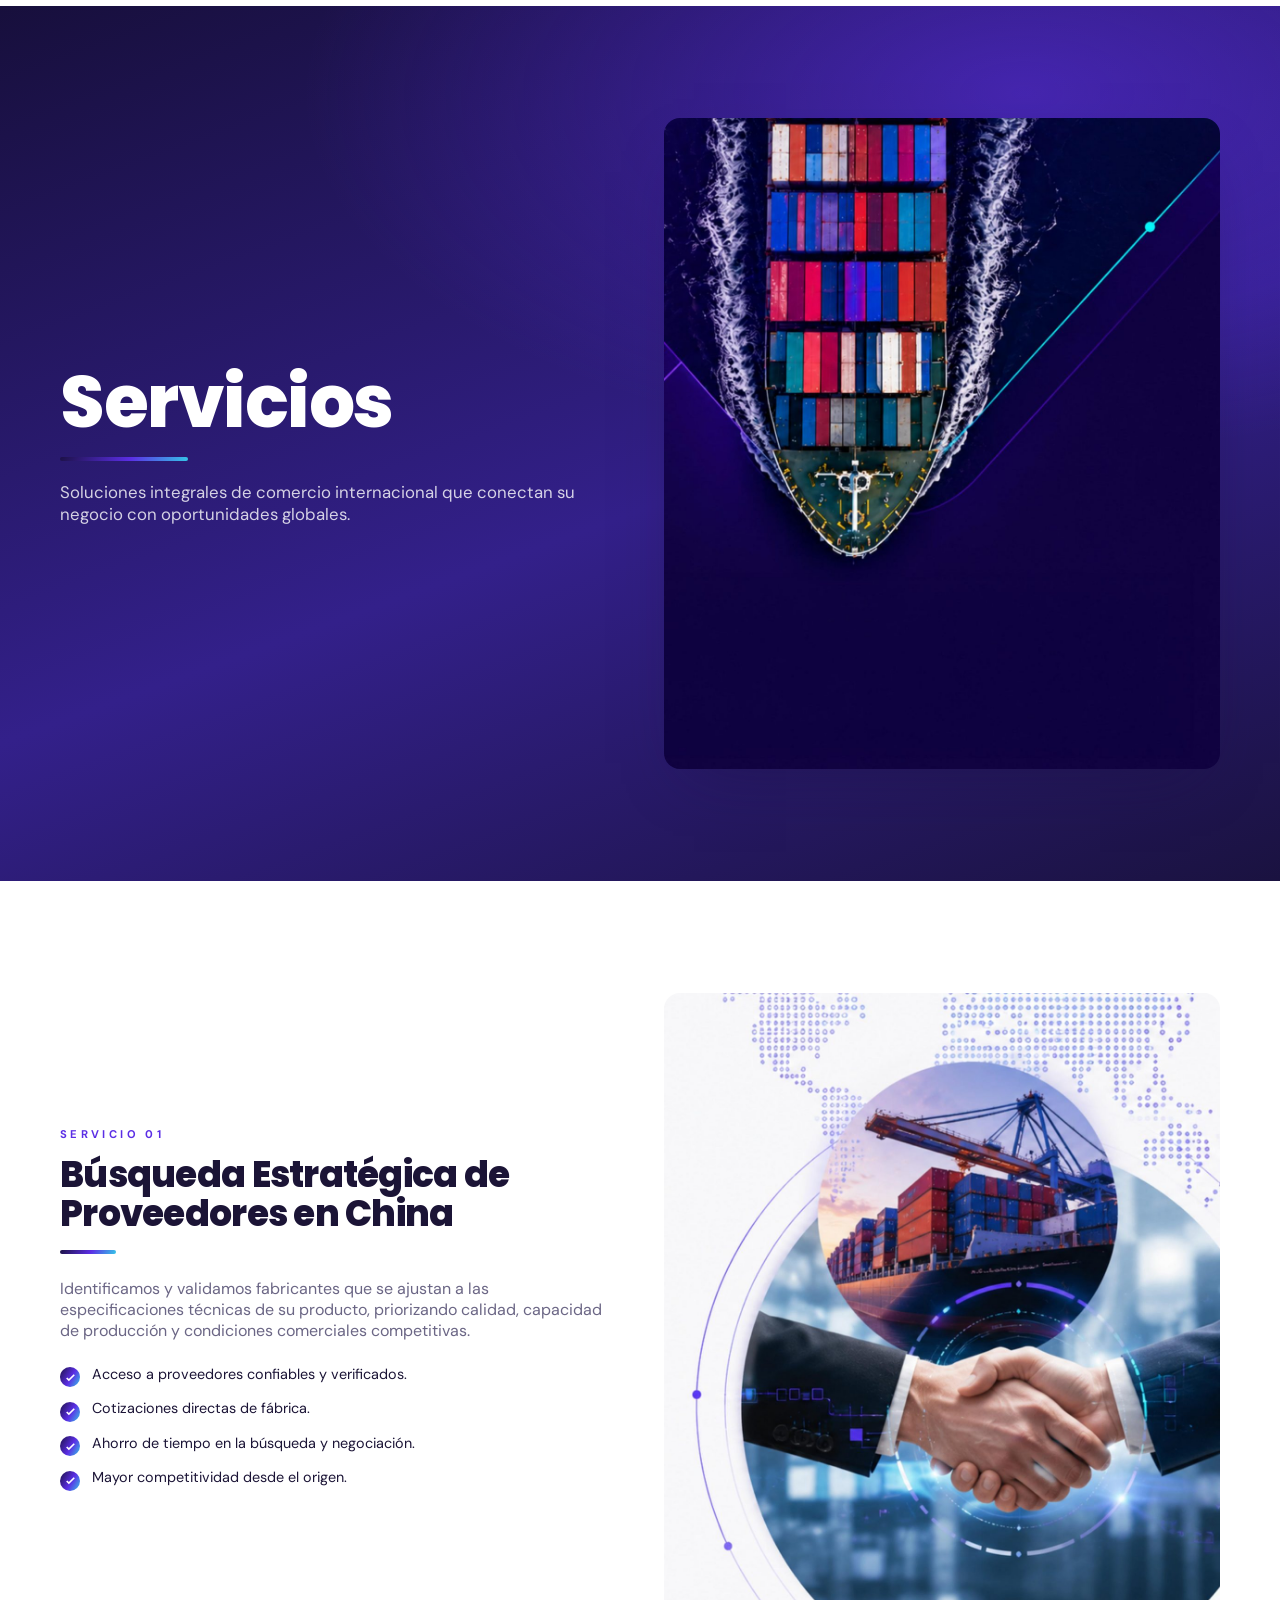
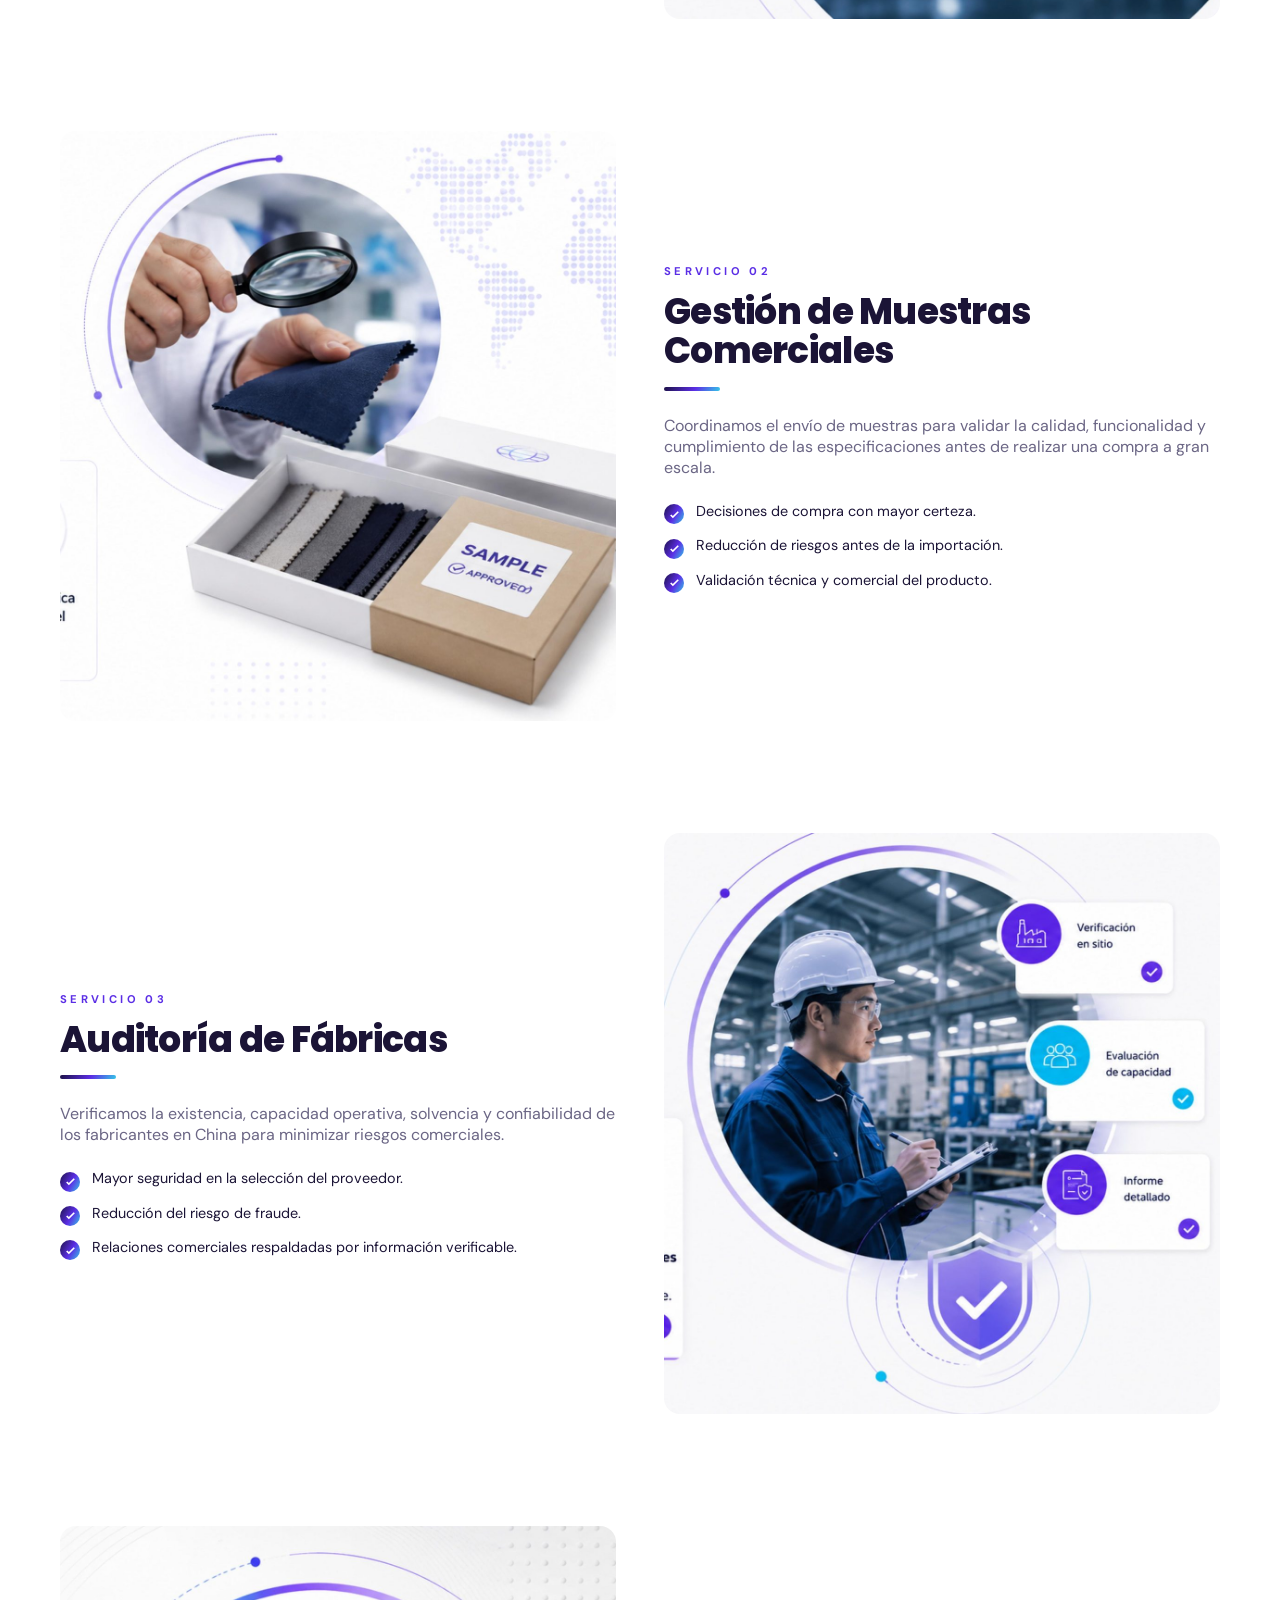
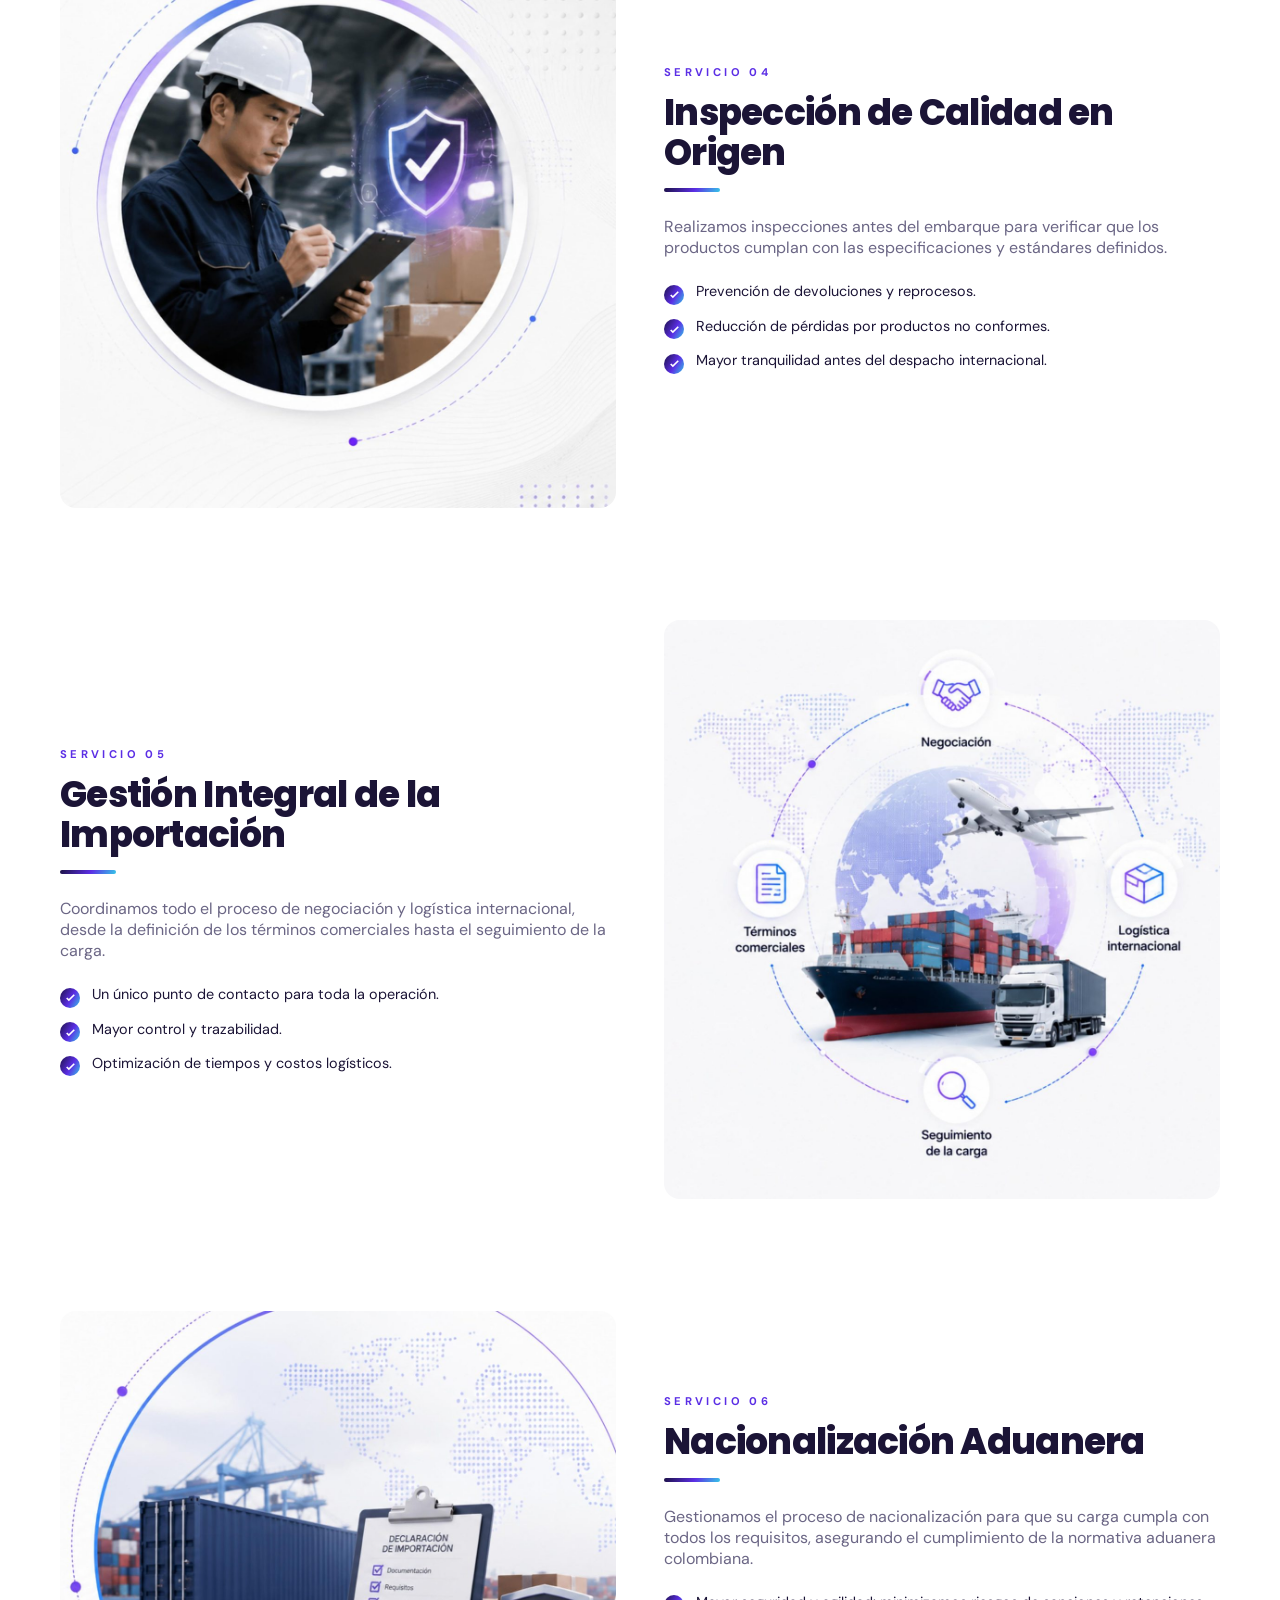
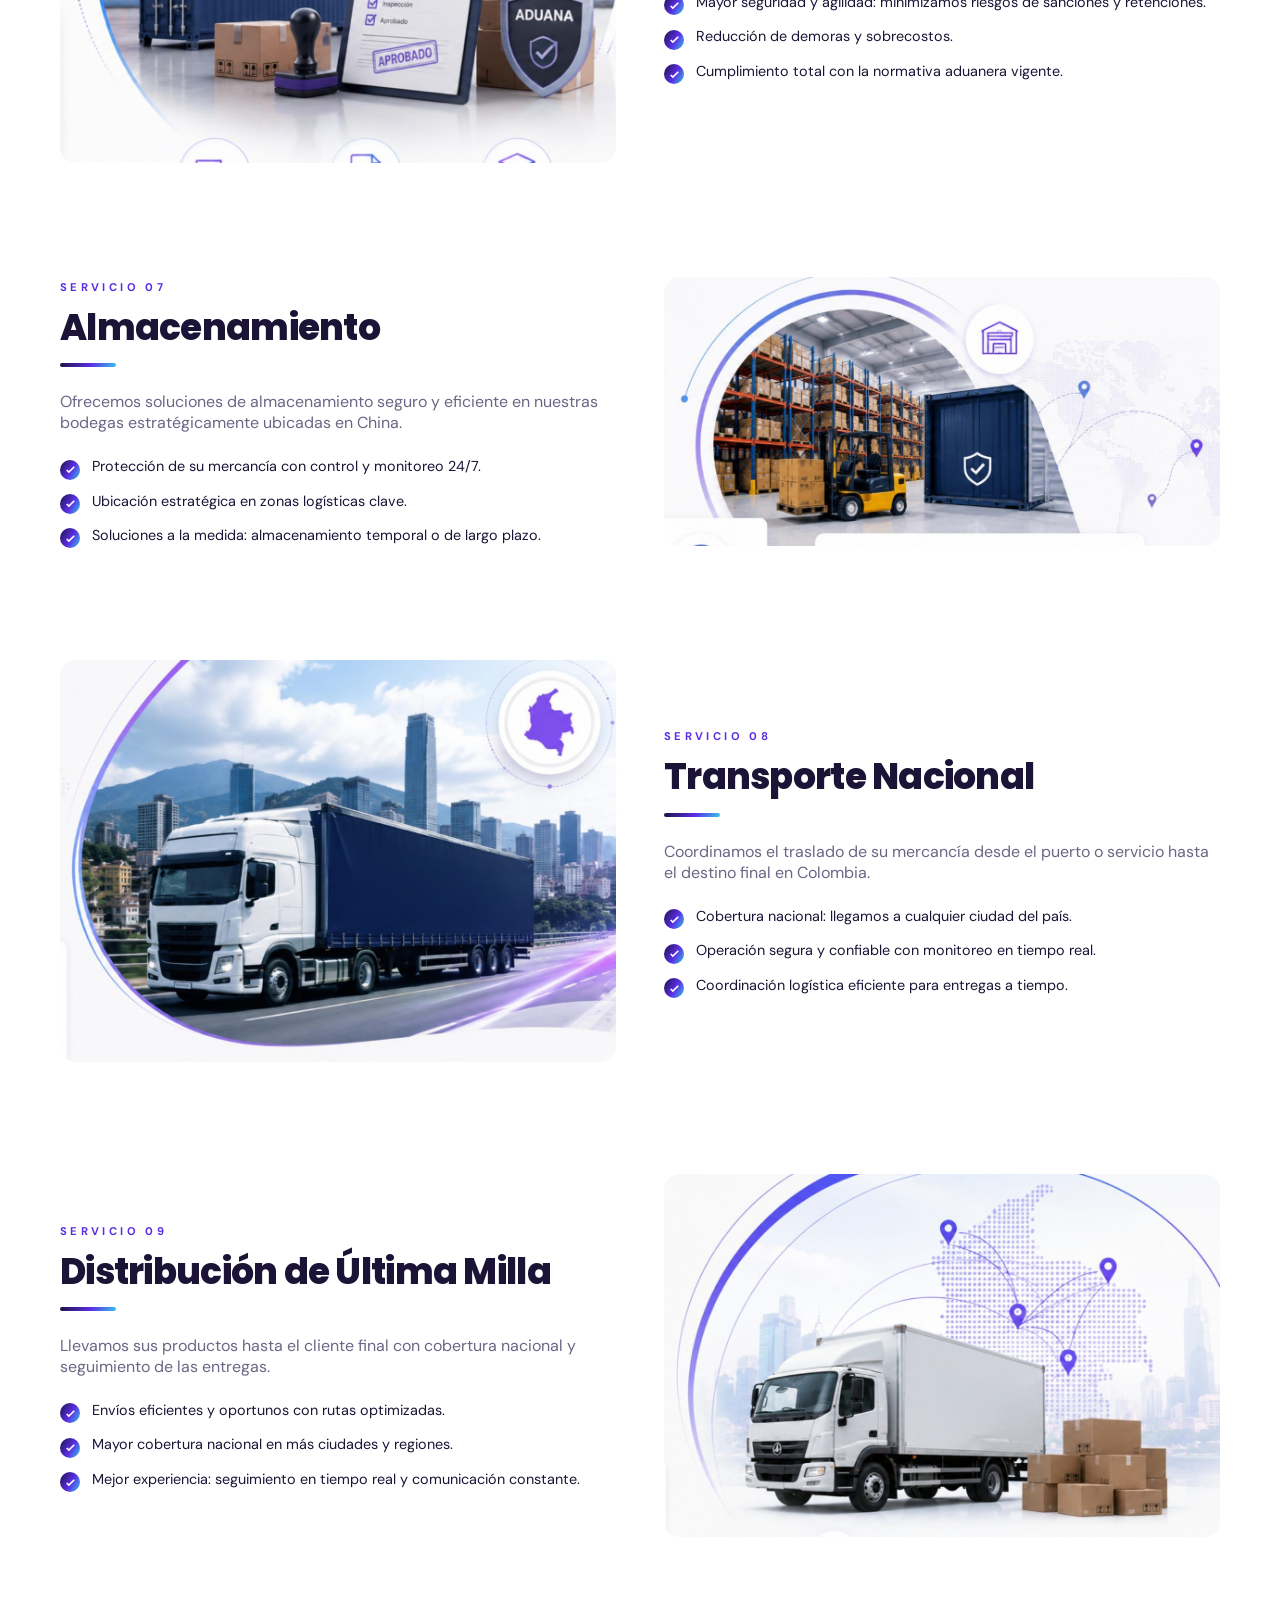
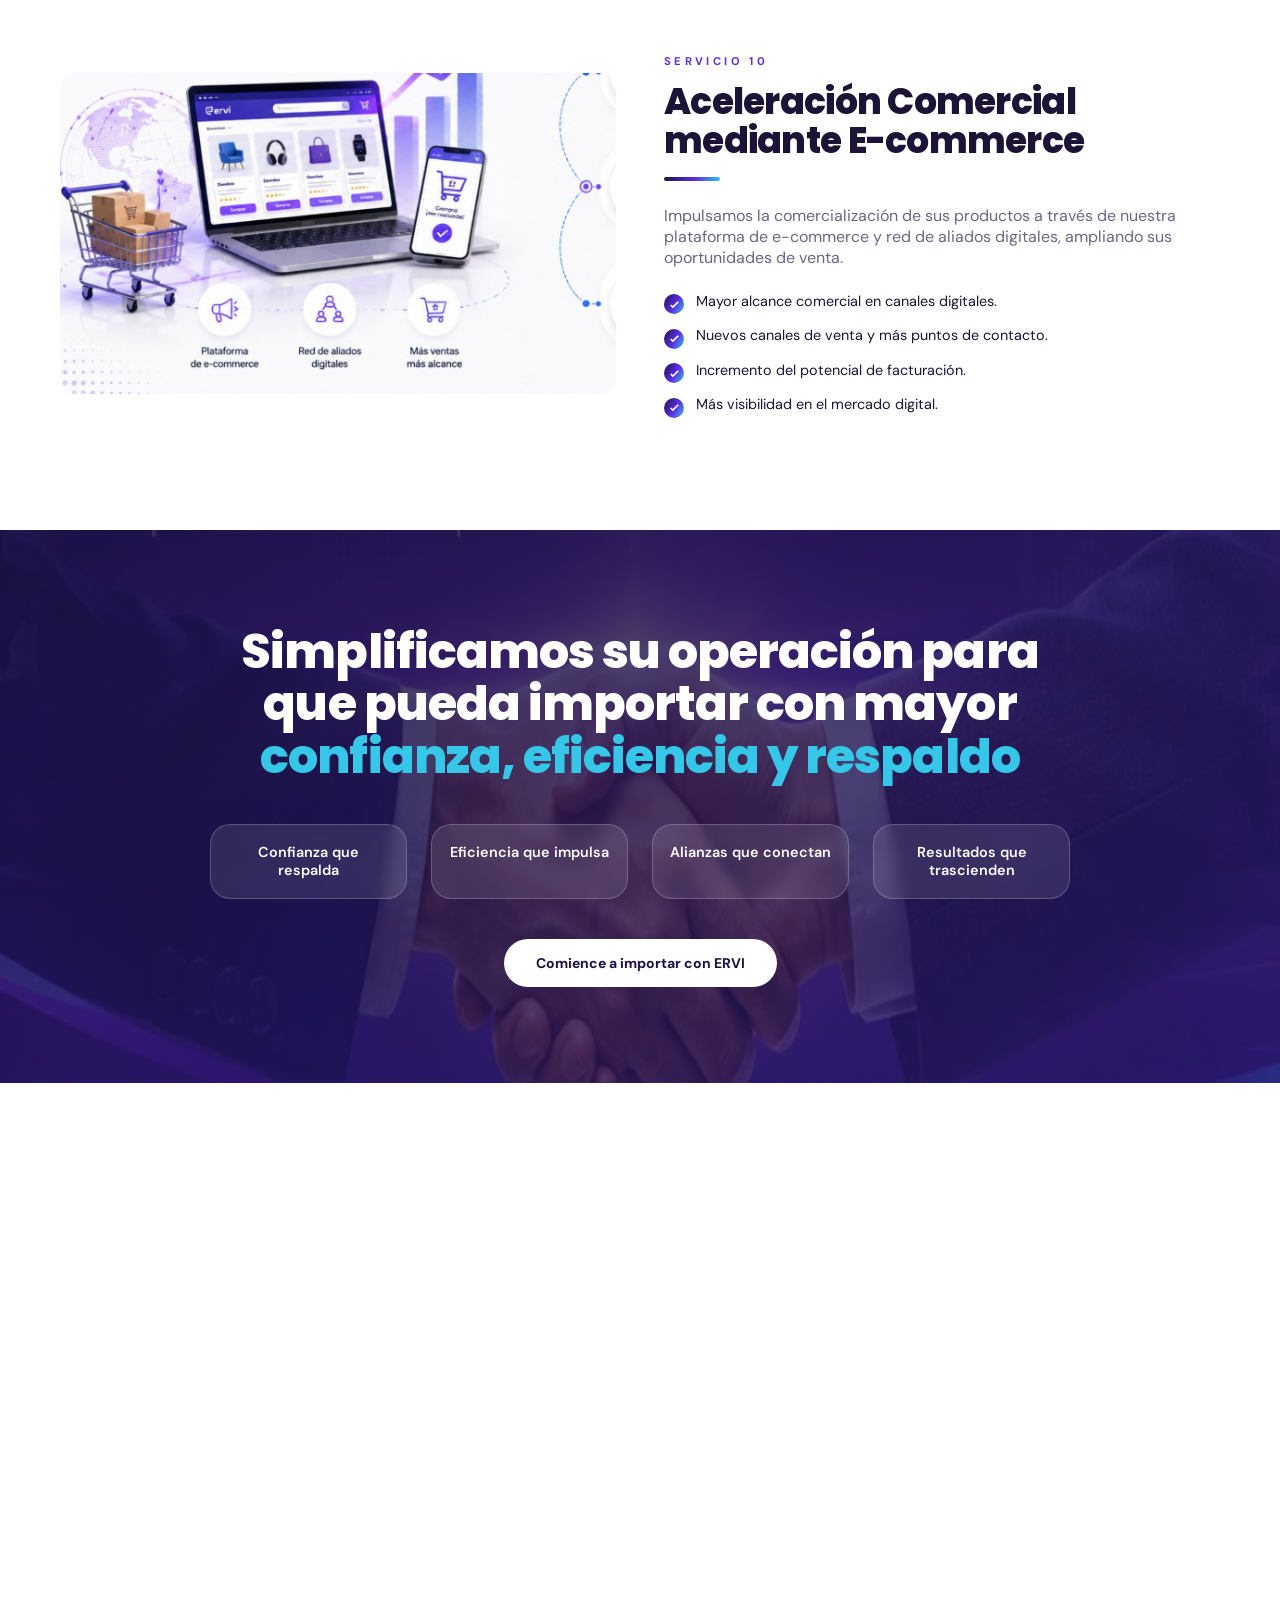
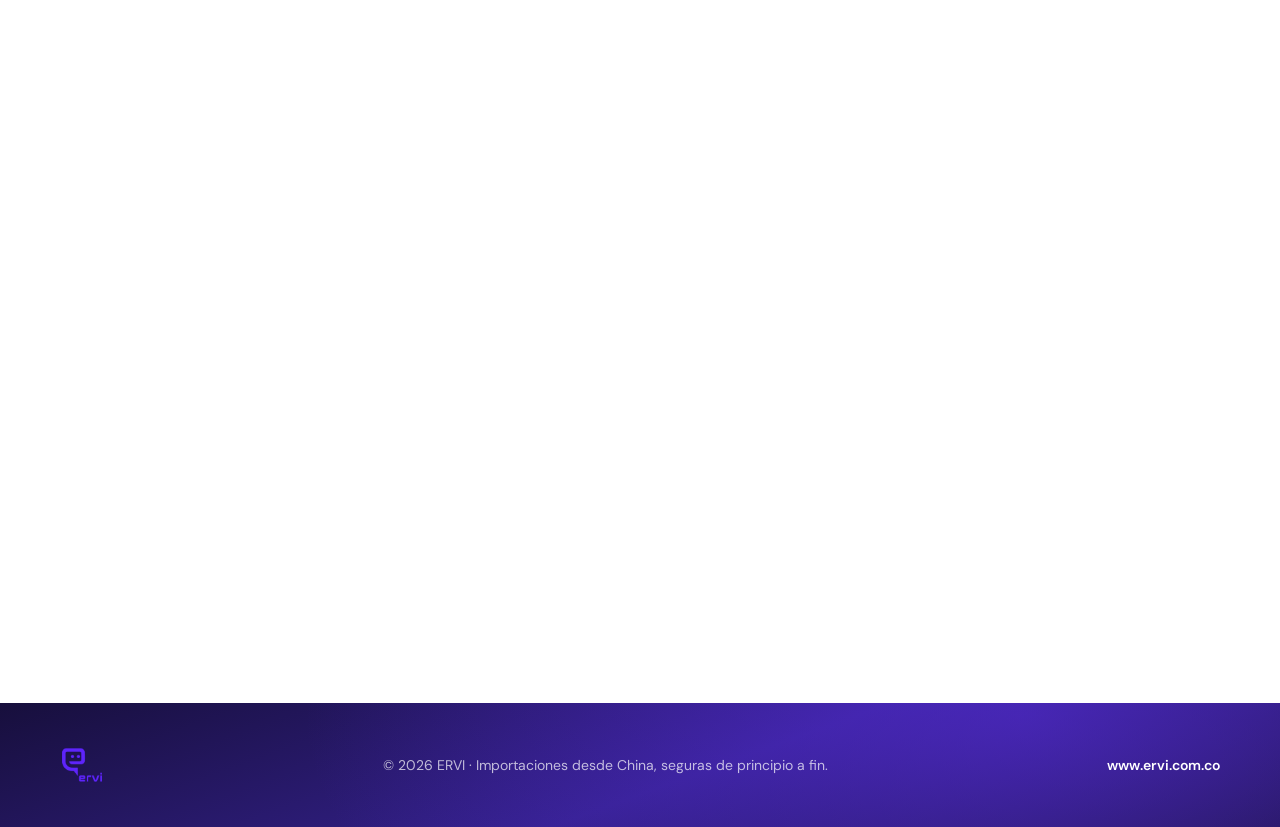
<file: app/lovable/index.html>
<!DOCTYPE html>
<html lang="es">
<head>
<meta charset="utf-8">
<meta name="viewport" content="width=device-width, initial-scale=1">
<title>ERVI | Importaciones desde China seguras de principio a fin</title>
<meta name="description" content="ERVI conecta su negocio con el mundo: búsqueda de proveedores, auditoría e inspección en China, importación, nacionalización, almacenamiento y última milla en Colombia.">
<link rel="icon" type="image/png" href="img/fabicon-ERVI-LATAM.png">
<meta property="og:title" content="ERVI | Importaciones desde China de principio a fin">
<meta property="og:description" content="Soluciones integrales de comercio internacional: sourcing en China, control de calidad en origen, logística, aduana y distribución en Colombia.">
<meta property="og:type" content="website">
<meta name="twitter:card" content="summary_large_image">
<link rel="preconnect" href="https://fonts.googleapis.com">
<link rel="preconnect" href="https://fonts.gstatic.com" crossorigin>
<link href="https://fonts.googleapis.com/css2?family=DM+Sans:wght@400;500;700&family=Poppins:wght@600;700;800&display=swap" rel="stylesheet">
<link rel="stylesheet" href="styles.css">
</head>
<body>
<header class="site-header">
  <nav class="nav container">
    <a href="#inicio" class="brand"><span class="logo"><img class="logo-image" src="img/ervi-app-vertical.png" alt="ERVI"></span></a>
    <ul class="nav-links"><li><a href="#objetivo" class="nav-link">Objetivo</a></li>
<li><a href="#resolvemos" class="nav-link">Resolvemos</a></li>
<li><a href="#servicios" class="nav-link">Servicios</a></li>
<li><a href="#contacto" class="nav-link">Contacto</a></li></ul>
    <a href="#contacto" class="btn btn-brand nav-cta">Cotizar importación</a>
    <button class="burger" id="burger" type="button" aria-label="Abrir menú" aria-expanded="false">
      <svg viewBox="0 0 24 24" fill="none" stroke="currentColor" stroke-width="2"><path d="M4 7h16M4 12h16M4 17h16"/></svg>
    </button>
  </nav>
  <ul class="mobile-menu" id="mobileMenu"><li><a href="#objetivo">Objetivo</a></li>
<li><a href="#resolvemos">Resolvemos</a></li>
<li><a href="#servicios">Servicios</a></li>
<li><a href="#contacto">Contacto</a></li></ul>
</header>

<main id="inicio">
  <section class="hero bg-deep">
    <div class="container grid-2 center">
      <div class="reveal">
        <span class="tag">Importaciones desde China</span>
        <h1>Conectamos su negocio<br>con el <span class="cyan">mundo</span></h1>
        <p class="lead">Importaciones desde China, seguras de principio a fin. Una sola operación integrada: sourcing, control de calidad, logística, aduana y distribución en Colombia.</p>
        <div class="actions">
          <a href="#contacto" class="btn btn-light">Contacto comercial</a>
          <a href="#servicios" class="btn btn-ghost">Ver servicios</a>
        </div>
      </div>
      <div class="reveal"><img class="shot" src="img/hero.jpg" alt="Red logística global de ERVI: globo terráqueo, buque portacontenedores, avión y camión"></div>
    </div>
  </section>

  <section id="objetivo" class="section">
    <div class="container grid-2 center">
      <div class="reveal">
        <h2>Construimos cadenas de suministro <span class="text-gradient">seguras, confiables y competitivas</span> que impulsan el crecimiento de nuestros clientes</h2>
        <div class="obj-list"><div class="obj-item"><span class="badge-num">1</span><p class="muted">En ERVI somos el aliado estratégico de las empresas que buscan importar desde China con mayor eficiencia, control y rentabilidad. Nos convertimos en una extensión de su área de Compras Internacionales y Logística, integrando en un solo aliado cada etapa del proceso de abastecimiento.</p></div>
<div class="obj-item"><span class="badge-num">2</span><p class="muted">Nuestra solución End-to-End centraliza la búsqueda y validación de proveedores, el control de calidad presencial en origen, la gestión logística internacional, el agenciamiento aduanero, almacenamiento y la distribución en Colombia, y la aceleración comercial a través de un canal de ventas digital.</p></div>
<div class="obj-item"><span class="badge-num">3</span><p class="muted">Diseñamos operaciones de abastecimiento que reducen la complejidad, minimizan riesgos y optimizan los recursos de nuestros clientes, permitiéndoles enfocarse en el crecimiento de su negocio.</p></div></div>
      </div>
      <div class="reveal"><img class="shot" src="img/objetivo.jpg" alt="Buque portacontenedores en puerto y avión de carga sobre mapa mundial" loading="lazy"></div>
    </div>
  </section>

  <section id="resolvemos" class="section bg-deep">
    <div class="container">
      <div class="reveal center-text">
        <h2>Nosotros lo hacemos <span class="cyan">por usted</span></h2>
        <span class="divider"></span>
      </div>
      <div class="steps"><div class="step reveal"><span class="step-n">01</span><p>Búsqueda de proveedores</p></div>
<div class="step reveal"><span class="step-n">02</span><p>Negociación y compra</p></div>
<div class="step reveal"><span class="step-n">03</span><p>Consolidación y embarque</p></div>
<div class="step reveal"><span class="step-n">04</span><p>Transporte internacional</p></div>
<div class="step reveal"><span class="step-n">05</span><p>Nacionalización y trámites</p></div>
<div class="step reveal"><span class="step-n">06</span><p>Almacenamiento</p></div>
<div class="step reveal"><span class="step-n">07</span><p>Comercialización digital</p></div>
<div class="step reveal"><span class="step-n">08</span><p>Entrega de última milla</p></div></div>
    </div>
  </section>

  <section class="section">
    <div class="container">
      <div class="reveal center-text"><h2>Lo que <span class="text-gradient">realmente</span> marca la diferencia</h2></div>
      <div class="dif-grid"><article class="dif-card reveal"><span class="badge-num">01</span><h3>Control presencial en China</h3><p>Auditamos legalmente la fábrica e inspeccionamos presencialmente la mercancía en China antes de autorizar el embarque y el pago final.</p><span class="rule"></span></article>
<article class="dif-card reveal"><span class="badge-num">02</span><h3>Un solo punto de contacto</h3><p>Coordinamos toda la cadena logística en una sola gestión, reduciendo tiempos y optimizando procesos, respaldados por aliados estratégicos: ALMAGRARIO (almacenamiento y transporte) y SERVIENTREGA (última milla).</p><span class="rule"></span></article>
<article class="dif-card reveal"><span class="badge-num">03</span><h3>Impulso comercial</h3><p>Facilitamos la comercialización de los productos mediante un ecosistema digital.</p><span class="rule"></span></article>
<article class="dif-card reveal"><span class="badge-num">04</span><h3>Ejecución logística</h3><p>Gestionamos la operación logística en una única plataforma Torre de Control de su operación.</p><span class="rule"></span></article>
<article class="dif-card reveal"><span class="badge-num">05</span><h3>Transparencia y modularidad</h3><p>Tarifas fijas claras para servicios en origen (sourcing, auditoría e inspección), permitiendo que el cliente elija servicios puntuales o el acompañamiento integral.</p><span class="rule"></span></article></div>
    </div>
  </section>

  <section id="servicios" class="section bg-deep">
    <div class="container grid-2 center">
      <div class="reveal">
        <h2 class="xxl">Servicios</h2>
        <span class="rule wide"></span>
        <p class="lead">Soluciones integrales de comercio internacional que conectan su negocio con oportunidades globales.</p>
      </div>
      <div class="reveal"><img class="shot" src="img/servicios-cover.jpg" alt="Vista aérea de un buque portacontenedores navegando" loading="lazy"></div>
    </div>
  </section>

  <div class="services">
<section id="proveedores" class="service ">
  <div class="service-inner">
    <div class="reveal">
      <span class="eyebrow">Servicio 01</span>
      <h3>Búsqueda Estratégica de Proveedores en China</h3>
      <span class="rule"></span>
      <p class="muted">Identificamos y validamos fabricantes que se ajustan a las especificaciones técnicas de su producto, priorizando calidad, capacidad de producción y condiciones comerciales competitivas.</p>
      <ul class="bullets"><li><span class="tick"><svg viewBox="0 0 24 24" fill="none" stroke="currentColor" stroke-width="3"><path d="M5 13l4 4L19 7"/></svg></span><span>Acceso a proveedores confiables y verificados.</span></li>
<li><span class="tick"><svg viewBox="0 0 24 24" fill="none" stroke="currentColor" stroke-width="3"><path d="M5 13l4 4L19 7"/></svg></span><span>Cotizaciones directas de fábrica.</span></li>
<li><span class="tick"><svg viewBox="0 0 24 24" fill="none" stroke="currentColor" stroke-width="3"><path d="M5 13l4 4L19 7"/></svg></span><span>Ahorro de tiempo en la búsqueda y negociación.</span></li>
<li><span class="tick"><svg viewBox="0 0 24 24" fill="none" stroke="currentColor" stroke-width="3"><path d="M5 13l4 4L19 7"/></svg></span><span>Mayor competitividad desde el origen.</span></li></ul>
    </div>
    <div class="reveal"><img src="img/s-proveedores.jpg" alt="Búsqueda Estratégica de Proveedores en China" loading="lazy"></div>
  </div>
</section>
<section id="muestras" class="service reverse">
  <div class="service-inner">
    <div class="reveal">
      <span class="eyebrow">Servicio 02</span>
      <h3>Gestión de Muestras Comerciales</h3>
      <span class="rule"></span>
      <p class="muted">Coordinamos el envío de muestras para validar la calidad, funcionalidad y cumplimiento de las especificaciones antes de realizar una compra a gran escala.</p>
      <ul class="bullets"><li><span class="tick"><svg viewBox="0 0 24 24" fill="none" stroke="currentColor" stroke-width="3"><path d="M5 13l4 4L19 7"/></svg></span><span>Decisiones de compra con mayor certeza.</span></li>
<li><span class="tick"><svg viewBox="0 0 24 24" fill="none" stroke="currentColor" stroke-width="3"><path d="M5 13l4 4L19 7"/></svg></span><span>Reducción de riesgos antes de la importación.</span></li>
<li><span class="tick"><svg viewBox="0 0 24 24" fill="none" stroke="currentColor" stroke-width="3"><path d="M5 13l4 4L19 7"/></svg></span><span>Validación técnica y comercial del producto.</span></li></ul>
    </div>
    <div class="reveal"><img src="img/s-muestras.jpg" alt="Gestión de Muestras Comerciales" loading="lazy"></div>
  </div>
</section>
<section id="auditoria" class="service ">
  <div class="service-inner">
    <div class="reveal">
      <span class="eyebrow">Servicio 03</span>
      <h3>Auditoría de Fábricas</h3>
      <span class="rule"></span>
      <p class="muted">Verificamos la existencia, capacidad operativa, solvencia y confiabilidad de los fabricantes en China para minimizar riesgos comerciales.</p>
      <ul class="bullets"><li><span class="tick"><svg viewBox="0 0 24 24" fill="none" stroke="currentColor" stroke-width="3"><path d="M5 13l4 4L19 7"/></svg></span><span>Mayor seguridad en la selección del proveedor.</span></li>
<li><span class="tick"><svg viewBox="0 0 24 24" fill="none" stroke="currentColor" stroke-width="3"><path d="M5 13l4 4L19 7"/></svg></span><span>Reducción del riesgo de fraude.</span></li>
<li><span class="tick"><svg viewBox="0 0 24 24" fill="none" stroke="currentColor" stroke-width="3"><path d="M5 13l4 4L19 7"/></svg></span><span>Relaciones comerciales respaldadas por información verificable.</span></li></ul>
    </div>
    <div class="reveal"><img src="img/s-auditoria.jpg" alt="Auditoría de Fábricas" loading="lazy"></div>
  </div>
</section>
<section id="inspeccion" class="service reverse">
  <div class="service-inner">
    <div class="reveal">
      <span class="eyebrow">Servicio 04</span>
      <h3>Inspección de Calidad en Origen</h3>
      <span class="rule"></span>
      <p class="muted">Realizamos inspecciones antes del embarque para verificar que los productos cumplan con las especificaciones y estándares definidos.</p>
      <ul class="bullets"><li><span class="tick"><svg viewBox="0 0 24 24" fill="none" stroke="currentColor" stroke-width="3"><path d="M5 13l4 4L19 7"/></svg></span><span>Prevención de devoluciones y reprocesos.</span></li>
<li><span class="tick"><svg viewBox="0 0 24 24" fill="none" stroke="currentColor" stroke-width="3"><path d="M5 13l4 4L19 7"/></svg></span><span>Reducción de pérdidas por productos no conformes.</span></li>
<li><span class="tick"><svg viewBox="0 0 24 24" fill="none" stroke="currentColor" stroke-width="3"><path d="M5 13l4 4L19 7"/></svg></span><span>Mayor tranquilidad antes del despacho internacional.</span></li></ul>
    </div>
    <div class="reveal"><img src="img/s-inspeccion.jpg" alt="Inspección de Calidad en Origen" loading="lazy"></div>
  </div>
</section>
<section id="importacion" class="service ">
  <div class="service-inner">
    <div class="reveal">
      <span class="eyebrow">Servicio 05</span>
      <h3>Gestión Integral de la Importación</h3>
      <span class="rule"></span>
      <p class="muted">Coordinamos todo el proceso de negociación y logística internacional, desde la definición de los términos comerciales hasta el seguimiento de la carga.</p>
      <ul class="bullets"><li><span class="tick"><svg viewBox="0 0 24 24" fill="none" stroke="currentColor" stroke-width="3"><path d="M5 13l4 4L19 7"/></svg></span><span>Un único punto de contacto para toda la operación.</span></li>
<li><span class="tick"><svg viewBox="0 0 24 24" fill="none" stroke="currentColor" stroke-width="3"><path d="M5 13l4 4L19 7"/></svg></span><span>Mayor control y trazabilidad.</span></li>
<li><span class="tick"><svg viewBox="0 0 24 24" fill="none" stroke="currentColor" stroke-width="3"><path d="M5 13l4 4L19 7"/></svg></span><span>Optimización de tiempos y costos logísticos.</span></li></ul>
    </div>
    <div class="reveal"><img src="img/s-importacion.jpg" alt="Gestión Integral de la Importación" loading="lazy"></div>
  </div>
</section>
<section id="aduana" class="service reverse">
  <div class="service-inner">
    <div class="reveal">
      <span class="eyebrow">Servicio 06</span>
      <h3>Nacionalización Aduanera</h3>
      <span class="rule"></span>
      <p class="muted">Gestionamos el proceso de nacionalización para que su carga cumpla con todos los requisitos, asegurando el cumplimiento de la normativa aduanera colombiana.</p>
      <ul class="bullets"><li><span class="tick"><svg viewBox="0 0 24 24" fill="none" stroke="currentColor" stroke-width="3"><path d="M5 13l4 4L19 7"/></svg></span><span>Mayor seguridad y agilidad: minimizamos riesgos de sanciones y retenciones.</span></li>
<li><span class="tick"><svg viewBox="0 0 24 24" fill="none" stroke="currentColor" stroke-width="3"><path d="M5 13l4 4L19 7"/></svg></span><span>Reducción de demoras y sobrecostos.</span></li>
<li><span class="tick"><svg viewBox="0 0 24 24" fill="none" stroke="currentColor" stroke-width="3"><path d="M5 13l4 4L19 7"/></svg></span><span>Cumplimiento total con la normativa aduanera vigente.</span></li></ul>
    </div>
    <div class="reveal"><img src="img/s-aduana.jpg" alt="Nacionalización Aduanera" loading="lazy"></div>
  </div>
</section>
<section id="almacenamiento" class="service ">
  <div class="service-inner">
    <div class="reveal">
      <span class="eyebrow">Servicio 07</span>
      <h3>Almacenamiento</h3>
      <span class="rule"></span>
      <p class="muted">Ofrecemos soluciones de almacenamiento seguro y eficiente en nuestras bodegas estratégicamente ubicadas en China.</p>
      <ul class="bullets"><li><span class="tick"><svg viewBox="0 0 24 24" fill="none" stroke="currentColor" stroke-width="3"><path d="M5 13l4 4L19 7"/></svg></span><span>Protección de su mercancía con control y monitoreo 24/7.</span></li>
<li><span class="tick"><svg viewBox="0 0 24 24" fill="none" stroke="currentColor" stroke-width="3"><path d="M5 13l4 4L19 7"/></svg></span><span>Ubicación estratégica en zonas logísticas clave.</span></li>
<li><span class="tick"><svg viewBox="0 0 24 24" fill="none" stroke="currentColor" stroke-width="3"><path d="M5 13l4 4L19 7"/></svg></span><span>Soluciones a la medida: almacenamiento temporal o de largo plazo.</span></li></ul>
    </div>
    <div class="reveal"><img src="img/s-almacenamiento.jpg" alt="Almacenamiento" loading="lazy"></div>
  </div>
</section>
<section id="transporte" class="service reverse">
  <div class="service-inner">
    <div class="reveal">
      <span class="eyebrow">Servicio 08</span>
      <h3>Transporte Nacional</h3>
      <span class="rule"></span>
      <p class="muted">Coordinamos el traslado de su mercancía desde el puerto o servicio hasta el destino final en Colombia.</p>
      <ul class="bullets"><li><span class="tick"><svg viewBox="0 0 24 24" fill="none" stroke="currentColor" stroke-width="3"><path d="M5 13l4 4L19 7"/></svg></span><span>Cobertura nacional: llegamos a cualquier ciudad del país.</span></li>
<li><span class="tick"><svg viewBox="0 0 24 24" fill="none" stroke="currentColor" stroke-width="3"><path d="M5 13l4 4L19 7"/></svg></span><span>Operación segura y confiable con monitoreo en tiempo real.</span></li>
<li><span class="tick"><svg viewBox="0 0 24 24" fill="none" stroke="currentColor" stroke-width="3"><path d="M5 13l4 4L19 7"/></svg></span><span>Coordinación logística eficiente para entregas a tiempo.</span></li></ul>
    </div>
    <div class="reveal"><img src="img/s-transporte.jpg" alt="Transporte Nacional" loading="lazy"></div>
  </div>
</section>
<section id="ultima-milla" class="service ">
  <div class="service-inner">
    <div class="reveal">
      <span class="eyebrow">Servicio 09</span>
      <h3>Distribución de Última Milla</h3>
      <span class="rule"></span>
      <p class="muted">Llevamos sus productos hasta el cliente final con cobertura nacional y seguimiento de las entregas.</p>
      <ul class="bullets"><li><span class="tick"><svg viewBox="0 0 24 24" fill="none" stroke="currentColor" stroke-width="3"><path d="M5 13l4 4L19 7"/></svg></span><span>Envíos eficientes y oportunos con rutas optimizadas.</span></li>
<li><span class="tick"><svg viewBox="0 0 24 24" fill="none" stroke="currentColor" stroke-width="3"><path d="M5 13l4 4L19 7"/></svg></span><span>Mayor cobertura nacional en más ciudades y regiones.</span></li>
<li><span class="tick"><svg viewBox="0 0 24 24" fill="none" stroke="currentColor" stroke-width="3"><path d="M5 13l4 4L19 7"/></svg></span><span>Mejor experiencia: seguimiento en tiempo real y comunicación constante.</span></li></ul>
    </div>
    <div class="reveal"><img src="img/s-ultimamilla.jpg" alt="Distribución de Última Milla" loading="lazy"></div>
  </div>
</section>
<section id="ecommerce" class="service reverse">
  <div class="service-inner">
    <div class="reveal">
      <span class="eyebrow">Servicio 10</span>
      <h3>Aceleración Comercial mediante E-commerce</h3>
      <span class="rule"></span>
      <p class="muted">Impulsamos la comercialización de sus productos a través de nuestra plataforma de e-commerce y red de aliados digitales, ampliando sus oportunidades de venta.</p>
      <ul class="bullets"><li><span class="tick"><svg viewBox="0 0 24 24" fill="none" stroke="currentColor" stroke-width="3"><path d="M5 13l4 4L19 7"/></svg></span><span>Mayor alcance comercial en canales digitales.</span></li>
<li><span class="tick"><svg viewBox="0 0 24 24" fill="none" stroke="currentColor" stroke-width="3"><path d="M5 13l4 4L19 7"/></svg></span><span>Nuevos canales de venta y más puntos de contacto.</span></li>
<li><span class="tick"><svg viewBox="0 0 24 24" fill="none" stroke="currentColor" stroke-width="3"><path d="M5 13l4 4L19 7"/></svg></span><span>Incremento del potencial de facturación.</span></li>
<li><span class="tick"><svg viewBox="0 0 24 24" fill="none" stroke="currentColor" stroke-width="3"><path d="M5 13l4 4L19 7"/></svg></span><span>Más visibilidad en el mercado digital.</span></li></ul>
    </div>
    <div class="reveal"><img src="img/s-ecommerce.jpg" alt="Aceleración Comercial mediante E-commerce" loading="lazy"></div>
  </div>
</section></div>

  <section class="cta">
    <img class="cta-bg" src="img/cta.jpg" alt="Apretón de manos con puerto, buque y camión al fondo" loading="lazy">
    <div class="cta-overlay"></div>
    <div class="container narrow center-text reveal">
      <h2>Simplificamos su operación para que pueda importar con mayor <span class="cyan">confianza, eficiencia y respaldo</span></h2>
      <div class="pills"><div class="pill">Confianza que respalda</div><div class="pill">Eficiencia que impulsa</div><div class="pill">Alianzas que conectan</div><div class="pill">Resultados que trascienden</div></div>
      <a href="#contacto" class="btn btn-light lg">Comience a importar con ERVI</a>
    </div>
  </section>

  <section id="contacto" class="section">
    <div class="container grid-2">
      <div class="reveal">
        <h2>Contacto <span class="text-gradient">comercial</span></h2>
        <p class="muted mt">Cuéntenos qué necesita importar y un asesor le responderá con una propuesta a la medida.</p>
        <div class="contact-list">
          <a class="contact-item" href="mailto:comercial@ervi.com.co"><span class="ico">@</span><span>comercial@ervi.com.co</span></a>
          <a class="contact-item" href="tel:+573104906907"><span class="ico"><svg viewBox="0 0 24 24" fill="none" stroke="currentColor" stroke-width="1.8"><path d="M4 5c0-.6.4-1 1-1h2.2c.5 0 .9.3 1 .8l.8 3c.1.4 0 .8-.4 1L7 10.2a12 12 0 0 0 6.8 6.8l1.4-1.6c.2-.3.6-.4 1-.3l3 .8c.5.1.8.5.8 1V19c0 .6-.4 1-1 1A15 15 0 0 1 4 5Z"/></svg></span><span>(+57) 310 490 6907</span></a>
          <a class="contact-item" href="https://www.ervi.com.co" target="_blank" rel="noreferrer"><span class="ico"><svg viewBox="0 0 24 24" fill="none" stroke="currentColor" stroke-width="1.8"><circle cx="12" cy="12" r="9"/><path d="M3 12h18M12 3a15 15 0 0 1 0 18a15 15 0 0 1 0-18Z"/></svg></span><span>www.ervi.com.co</span></a>
        </div>
        <img class="shot mt" src="img/contacto.jpg" alt="Globo terráqueo conectando Colombia y China con rutas logísticas" loading="lazy">
      </div>
      <form id="contactForm" class="card form reveal" novalidate>
        <h3>Escríbanos</h3>
        <div class="fields">
          <div class="field"><label for="nombre">Nombre completo *</label><input id="nombre" name="nombre" placeholder="Su nombre"></div>
          <div class="field"><label for="empresa">Empresa</label><input id="empresa" name="empresa" placeholder="Nombre de su empresa"></div>
          <div class="field"><label for="email">Correo electrónico *</label><input id="email" name="email" type="email" placeholder="nombre@empresa.com"></div>
          <div class="field"><label for="telefono">Teléfono</label><input id="telefono" name="telefono" type="tel" placeholder="(+57) 300 000 0000"></div>
          <div class="field"><label for="mensaje">Mensaje *</label><textarea id="mensaje" name="mensaje" rows="4" placeholder="¿Qué producto desea importar?"></textarea></div>
        </div>
        <p class="form-error" id="formError" hidden></p>
        <p class="form-ok" id="formOk" hidden>¡Gracias! Hemos recibido su mensaje. Un asesor comercial le contactará pronto.</p>
        <button type="submit" class="btn btn-brand full">Enviar mensaje</button>
      </form>
    </div>
  </section>
</main>

<footer class="bg-deep">
  <div class="container footer-inner">
    <span class="logo"><img class="logo-image" src="img/ervi-app-vertical.png" alt="ERVI"></span>
    <p class="muted-light">© <span id="year"></span> ERVI · Importaciones desde China, seguras de principio a fin.</p>
    <a href="https://www.ervi.com.co" target="_blank" rel="noreferrer" class="footer-link">www.ervi.com.co</a>
  </div>
</footer>
<script src="script.js"></script>
</body>
</html>
</file>
<file: app/styles.css>
/* ============================================
   ERVI · Landing page — Design tokens
   ============================================ */
:root {
  --bg: #090C24;
  --bg-alt: #0D1240;
  --surface: #131A52;
  --surface-2: #1A2266;
  --primary: #5B3FE8;
  --primary-light: #8A6BFF;
  --accent: #22E5D0;
  --accent-2: #4FC3FF;
  --light-bg: #F6F5FC;
  --light-surface: #FFFFFF;
  --ink: #0D0F2B;
  --ink-muted: #565A82;
  --text: #F3F4FE;
  --text-muted: #A6ABD6;
  --border-dark: rgba(255,255,255,0.09);
  --border-light: rgba(13,15,43,0.09);

  --font-display: 'Sora', sans-serif;
  --font-body: 'Inter', sans-serif;

  --radius: 18px;
  --radius-sm: 10px;
  --max-w: 1180px;

  --ease: cubic-bezier(.22,1,.36,1);
}

* { box-sizing: border-box; margin: 0; padding: 0; }
html { scroll-behavior: smooth; }

body {
  background: var(--bg);
  color: var(--text);
  font-family: var(--font-body);
  line-height: 1.6;
  -webkit-font-smoothing: antialiased;
  overflow-x: hidden;
}

a { color: inherit; text-decoration: none; }
ul { list-style: none; }
img { max-width: 100%; display: block; }
button { font-family: inherit; cursor: pointer; border: none; background: none; }

@media (prefers-reduced-motion: reduce) {
  html { scroll-behavior: auto; }
  * { animation-duration: 0.001ms !important; transition-duration: 0.001ms !important; }
}

:focus-visible {
  outline: 2px solid var(--accent);
  outline-offset: 3px;
}

.eyebrow {
  font-family: var(--font-body);
  font-size: 0.78rem;
  font-weight: 700;
  letter-spacing: 0.14em;
  text-transform: uppercase;
  color: var(--accent);
  margin-bottom: 14px;
  display: inline-block;
}

.text-gradient {
  background: linear-gradient(100deg, var(--accent-2), var(--accent) 60%, var(--primary-light));
  -webkit-background-clip: text;
  background-clip: text;
  color: transparent;
}

/* ============================================
   Signature element — trade route thread
   ============================================ */
.route-thread {
  position: fixed;
  left: 22px;
  top: 0;
  bottom: 0;
  width: 4px;
  z-index: 40;
  pointer-events: none;
  display: none;
}
.route-thread__svg {
  width: 4px;
  height: 100%;
  overflow: visible;
}
.route-thread__path {
  fill: none;
  stroke: var(--border-dark);
  stroke-width: 2;
  stroke-dasharray: 3 7;
  stroke-linecap: round;
}
.route-thread__dot {
  position: absolute;
  left: 50%;
  top: 0;
  width: 12px;
  height: 12px;
  margin-left: -6px;
  border-radius: 50%;
  background: var(--accent);
  box-shadow: 0 0 0 4px rgba(34,229,208,0.18), 0 0 18px rgba(34,229,208,0.7);
  transition: top 0.08s linear;
}

@media (min-width: 1100px) {
  .route-thread { display: block; }
}

/* ============================================
   Nav
   ============================================ */
.nav {
  position: fixed;
  top: 0; left: 0; right: 0;
  z-index: 50;
  transition: background 0.35s var(--ease), border-color 0.35s var(--ease), backdrop-filter 0.35s var(--ease);
  border-bottom: 1px solid transparent;
}
.nav.is-scrolled {
  background: rgba(9,12,36,0.72);
  backdrop-filter: blur(14px);
  -webkit-backdrop-filter: blur(14px);
  border-bottom: 1px solid var(--border-dark);
}
.nav__inner {
  max-width: var(--max-w);
  margin: 0 auto;
  padding: 18px 28px;
  display: flex;
  align-items: center;
  gap: 32px;
}
.nav__logo {
  font-family: var(--font-display);
  font-weight: 700;
  font-size: 1.35rem;
  letter-spacing: -0.02em;
  margin-right: auto;
}
.nav__logo-mark {
  display: inline-grid;
  place-items: center;
  width: 30px;
  height: 30px;
  border-radius: 9px;
  background: linear-gradient(135deg, var(--primary), var(--accent-2));
  color: #fff;
  margin-right: 6px;
  font-size: 1rem;
}
.nav__links {
  display: none;
  gap: 30px;
}
.nav__link {
  font-size: 0.92rem;
  font-weight: 500;
  color: var(--text-muted);
  position: relative;
  padding: 4px 0;
  transition: color 0.2s;
}
.nav__link::after {
  content: "";
  position: absolute;
  left: 0; bottom: -2px;
  width: 0;
  height: 2px;
  background: var(--accent);
  transition: width 0.25s var(--ease);
}
.nav__link:hover, .nav__link.is-active { color: var(--text); }
.nav__link.is-active::after { width: 100%; }

.nav__cta {
  display: none;
  font-size: 0.88rem;
  font-weight: 600;
  padding: 10px 20px;
  border-radius: 100px;
  background: var(--text);
  color: var(--ink);
  transition: transform 0.2s var(--ease), opacity 0.2s;
}
.nav__cta:hover { transform: translateY(-2px); opacity: 0.9; }

.nav__burger {
  display: grid;
  gap: 5px;
  width: 26px;
  padding: 4px;
}
.nav__burger span {
  height: 2px;
  background: var(--text);
  border-radius: 2px;
  transition: transform 0.25s var(--ease), opacity 0.2s;
}
.nav__burger.is-open span:nth-child(1) { transform: translateY(7px) rotate(45deg); }
.nav__burger.is-open span:nth-child(2) { opacity: 0; }
.nav__burger.is-open span:nth-child(3) { transform: translateY(-7px) rotate(-45deg); }

.nav__mobile {
  max-height: 0;
  overflow: hidden;
  background: rgba(9,12,36,0.97);
  backdrop-filter: blur(14px);
  border-bottom: 1px solid var(--border-dark);
  display: flex;
  flex-direction: column;
  transition: max-height 0.35s var(--ease);
}
.nav__mobile.is-open { max-height: 320px; }
.nav__mobile a {
  padding: 16px 28px;
  font-weight: 500;
  border-top: 1px solid var(--border-dark);
  color: var(--text-muted);
}
.nav__mobile a:hover { color: var(--text); }

@media (min-width: 860px) {
  .nav__links { display: flex; }
  .nav__cta { display: inline-block; }
  .nav__burger { display: none; }
}

/* ============================================
   Hero
   ============================================ */
.hero {
  position: relative;
  min-height: 100vh;
  display: flex;
  flex-direction: column;
  align-items: center;
  justify-content: center;
  text-align: center;
  padding: 140px 24px 100px;
  overflow: hidden;
}
.hero__bg {
  position: absolute;
  inset: 0;
  z-index: 0;
  background:
    radial-gradient(ellipse 900px 600px at 82% 8%, rgba(91,63,232,0.45), transparent 60%),
    radial-gradient(ellipse 700px 500px at 10% 100%, rgba(34,229,208,0.18), transparent 60%),
    var(--bg);
}
.hero__globe {
  position: absolute;
  top: 50%; left: 50%;
  width: 900px; height: 900px;
  margin: -450px 0 0 -450px;
  border-radius: 50%;
  background:
    repeating-radial-gradient(circle at center, rgba(255,255,255,0.05) 0 1px, transparent 1px 34px);
  border: 1px solid var(--border-dark);
  animation: spin 90s linear infinite;
  opacity: 0.6;
}
.hero__globe::before, .hero__globe::after {
  content: "";
  position: absolute;
  inset: 0;
  border-radius: 50%;
  border: 1px dashed var(--border-dark);
}
.hero__globe::before { inset: 90px; }
.hero__globe::after { inset: 220px; }
@keyframes spin { to { transform: rotate(360deg); } }

.hero__grid {
  position: absolute;
  inset: 0;
  background-image:
    linear-gradient(var(--border-dark) 1px, transparent 1px),
    linear-gradient(90deg, var(--border-dark) 1px, transparent 1px);
  background-size: 64px 64px;
  mask-image: radial-gradient(ellipse 70% 60% at 50% 30%, black, transparent);
  opacity: 0.5;
}

.hero__inner { position: relative; z-index: 2; max-width: 780px; }
.hero__title {
  font-family: var(--font-display);
  font-weight: 800;
  font-size: clamp(2.6rem, 7vw, 5rem);
  line-height: 1.04;
  letter-spacing: -0.02em;
  margin-bottom: 24px;
}
.hero__title em { font-style: normal; color: var(--text); }
.hero__sub {
  font-size: clamp(1rem, 2vw, 1.2rem);
  color: var(--text-muted);
  max-width: 560px;
  margin: 0 auto 40px;
}
.hero__actions {
  display: flex;
  gap: 16px;
  justify-content: center;
  flex-wrap: wrap;
}
.hero__scroll {
  position: absolute;
  bottom: 36px;
  left: 50%;
  transform: translateX(-50%);
  z-index: 2;
  font-size: 0.72rem;
  letter-spacing: 0.14em;
  text-transform: uppercase;
  color: var(--text-muted);
  display: flex;
  flex-direction: column;
  align-items: center;
  gap: 10px;
}
.hero__scroll span {
  width: 1px;
  height: 34px;
  background: linear-gradient(var(--accent), transparent);
  animation: scrollpulse 1.8s ease-in-out infinite;
}
@keyframes scrollpulse {
  0%, 100% { opacity: 0.3; }
  50% { opacity: 1; }
}

/* ============================================
   Buttons
   ============================================ */
.btn {
  display: inline-flex;
  align-items: center;
  justify-content: center;
  padding: 15px 30px;
  border-radius: 100px;
  font-weight: 600;
  font-size: 0.95rem;
  transition: transform 0.25s var(--ease), box-shadow 0.25s var(--ease), opacity 0.2s;
}
.btn--primary {
  background: linear-gradient(120deg, var(--primary), var(--primary-light));
  color: #fff;
  box-shadow: 0 10px 30px -8px rgba(91,63,232,0.6);
}
.btn--primary:hover { transform: translateY(-3px); box-shadow: 0 16px 34px -8px rgba(91,63,232,0.75); }
.btn--ghost {
  border: 1px solid var(--border-dark);
  color: var(--text);
}
.btn--ghost:hover { background: rgba(255,255,255,0.06); }
.btn--block { width: 100%; margin-top: 6px; }

/* ============================================
   Sections — shared
   ============================================ */
.section { position: relative; padding: 120px 24px; }
.section--dark { background: var(--bg); }
.section--light { background: var(--light-bg); color: var(--ink); }
.section--contact {
  background: linear-gradient(180deg, var(--bg-alt), var(--bg));
}
.section__inner { max-width: var(--max-w); margin: 0 auto; }
.section__title {
  font-family: var(--font-display);
  font-weight: 700;
  font-size: clamp(1.7rem, 3.4vw, 2.6rem);
  line-height: 1.18;
  letter-spacing: -0.01em;
  max-width: 820px;
  margin-bottom: 20px;
}
.section__title em { font-style: normal; color: var(--accent); }
.section--light .section__title--dark em { color: var(--primary); }
.section__lead {
  font-size: 1.1rem;
  color: var(--ink-muted);
  max-width: 620px;
  margin-bottom: 48px;
}

/* ============================================
   Objetivo
   ============================================ */
.objetivo__grid {
  display: grid;
  gap: 24px;
  grid-template-columns: 1fr;
  margin-top: 56px;
}
.objetivo__card {
  background: var(--surface);
  border: 1px solid var(--border-dark);
  border-radius: var(--radius);
  padding: 32px;
}
.objetivo__num {
  font-family: var(--font-display);
  font-weight: 700;
  color: var(--accent);
  font-size: 0.95rem;
  letter-spacing: 0.02em;
  display: block;
  margin-bottom: 14px;
}
.objetivo__card p { color: var(--text-muted); font-size: 0.98rem; }

@media (min-width: 780px) {
  .objetivo__grid { grid-template-columns: repeat(3, 1fr); }
}

/* ============================================
   Resolvemos
   ============================================ */
.pillars {
  display: flex;
  gap: 40px;
  flex-wrap: wrap;
  margin-bottom: 72px;
}
.pillar { display: flex; align-items: center; gap: 12px; font-weight: 600; }
.pillar__icon {
  width: 46px; height: 46px;
  display: grid; place-items: center;
  border-radius: 50%;
  background: var(--light-surface);
  box-shadow: 0 6px 20px -8px rgba(13,15,43,0.25);
  font-size: 1.2rem;
}

.steps__title {
  font-family: var(--font-display);
  font-weight: 700;
  font-size: 1.4rem;
  margin-bottom: 30px;
}
.steps__track {
  display: grid;
  grid-template-columns: repeat(2, 1fr);
  gap: 18px;
}
.step {
  background: var(--light-surface);
  border-radius: var(--radius-sm);
  padding: 22px 20px;
  border: 1px solid var(--border-light);
  transition: transform 0.25s var(--ease), box-shadow 0.25s var(--ease);
}
.step:hover { transform: translateY(-4px); box-shadow: 0 14px 30px -12px rgba(13,15,43,0.2); }
.step__n {
  font-family: var(--font-display);
  font-weight: 800;
  font-size: 1.3rem;
  color: var(--primary);
  display: block;
  margin-bottom: 8px;
}
.step p { font-size: 0.92rem; color: var(--ink-muted); font-weight: 500; }

@media (min-width: 780px) {
  .steps__track { grid-template-columns: repeat(4, 1fr); }
}

/* ============================================
   Servicios
   ============================================ */
.services-grid {
  display: grid;
  gap: 20px;
  grid-template-columns: 1fr;
  margin-top: 56px;
}
.service-card {
  background: var(--surface);
  border: 1px solid var(--border-dark);
  border-radius: var(--radius);
  padding: 28px;
  transition: transform 0.3s var(--ease), border-color 0.3s var(--ease), background 0.3s var(--ease);
}
.service-card:hover {
  transform: translateY(-5px);
  border-color: rgba(34,229,208,0.4);
  background: var(--surface-2);
}
.service-card__icon {
  width: 44px; height: 44px;
  display: grid; place-items: center;
  border-radius: 12px;
  background: linear-gradient(135deg, rgba(91,63,232,0.35), rgba(34,229,208,0.2));
  font-size: 1.25rem;
  margin-bottom: 18px;
}
.service-card h3 {
  font-family: var(--font-display);
  font-size: 1.05rem;
  font-weight: 700;
  margin-bottom: 10px;
  letter-spacing: -0.01em;
}
.service-card p { color: var(--text-muted); font-size: 0.92rem; }

@media (min-width: 640px) {
  .services-grid { grid-template-columns: repeat(2, 1fr); }
}
@media (min-width: 1000px) {
  .services-grid { grid-template-columns: repeat(3, 1fr); }
}

/* ============================================
   Contacto
   ============================================ */
.contact-grid {
  display: grid;
  gap: 56px;
  grid-template-columns: 1fr;
}
.contact-info .section__title { margin-bottom: 34px; }
.contact-list { display: flex; flex-direction: column; gap: 14px; margin-bottom: 40px; }
.contact-list li { display: flex; align-items: center; gap: 12px; font-size: 1.02rem; }
.contact-list a { transition: color 0.2s; }
.contact-list a:hover { color: var(--accent); }
.contact-badges { display: flex; flex-wrap: wrap; gap: 10px; }
.contact-badges span {
  font-size: 0.78rem;
  font-weight: 600;
  padding: 8px 16px;
  border-radius: 100px;
  border: 1px solid var(--border-dark);
  color: var(--text-muted);
}

.contact-form {
  background: var(--surface);
  border: 1px solid var(--border-dark);
  border-radius: var(--radius);
  padding: 32px;
  display: flex;
  flex-direction: column;
  gap: 18px;
}
.form-row { display: flex; flex-direction: column; gap: 8px; }
.form-row label { font-size: 0.85rem; font-weight: 600; color: var(--text-muted); }
.form-row input, .form-row textarea {
  background: var(--bg);
  border: 1px solid var(--border-dark);
  border-radius: var(--radius-sm);
  padding: 13px 16px;
  color: var(--text);
  font-family: inherit;
  font-size: 0.95rem;
  resize: vertical;
  transition: border-color 0.2s;
}
.form-row input:focus, .form-row textarea:focus {
  border-color: var(--accent);
  outline: none;
}
.form-row input::placeholder, .form-row textarea::placeholder { color: #565A82; }
.form-note { font-size: 0.85rem; color: var(--accent); min-height: 1.2em; }

@media (min-width: 900px) {
  .contact-grid { grid-template-columns: 1fr 1fr; align-items: start; }
}

/* ============================================
   Footer
   ============================================ */
.footer {
  background: var(--bg);
  border-top: 1px solid var(--border-dark);
  padding: 32px 24px;
}
.footer__inner {
  max-width: var(--max-w);
  margin: 0 auto;
  display: flex;
  flex-direction: column;
  gap: 10px;
  align-items: center;
  text-align: center;
  color: var(--text-muted);
  font-size: 0.85rem;
}
@media (min-width: 640px) {
  .footer__inner { flex-direction: row; justify-content: space-between; text-align: left; }
}

/* ============================================
   Reveal on scroll
   ============================================ */
.reveal {
  opacity: 0;
  transform: translateY(28px);
  transition: opacity 0.7s var(--ease), transform 0.7s var(--ease);
}
.reveal.is-visible {
  opacity: 1;
  transform: translateY(0);
}
</file>
<file: app/claude/styles.css>
/* ============================================
   ERVI · Landing page — Design tokens
   ============================================ */
:root {
  --bg: #090C24;
  --bg-alt: #0D1240;
  --surface: #131A52;
  --surface-2: #1A2266;
  --primary: #5B3FE8;
  --primary-light: #8A6BFF;
  --accent: #22E5D0;
  --accent-2: #4FC3FF;
  --light-bg: #F6F5FC;
  --light-surface: #FFFFFF;
  --ink: #0D0F2B;
  --ink-muted: #565A82;
  --text: #F3F4FE;
  --text-muted: #A6ABD6;
  --border-dark: rgba(255, 255, 255, 0.09);
  --border-light: rgba(13, 15, 43, 0.09);

  --font-display: 'Sora', sans-serif;
  --font-body: 'Inter', sans-serif;

  --radius: 18px;
  --radius-sm: 10px;
  --max-w: 1180px;

  --ease: cubic-bezier(.22, 1, .36, 1);
}

* {
  box-sizing: border-box;
  margin: 0;
  padding: 0;
}

html {
  scroll-behavior: smooth;
}

body {
  background: var(--bg);
  color: var(--text);
  font-family: var(--font-body);
  line-height: 1.6;
  -webkit-font-smoothing: antialiased;
  overflow-x: hidden;
}

a {
  color: inherit;
  text-decoration: none;
}

ul {
  list-style: none;
}

img {
  max-width: 100%;
  display: block;
}

button {
  font-family: inherit;
  cursor: pointer;
  border: none;
  background: none;
}

@media (prefers-reduced-motion: reduce) {
  html {
    scroll-behavior: auto;
  }

  * {
    animation-duration: 0.001ms !important;
    transition-duration: 0.001ms !important;
  }
}

:focus-visible {
  outline: 2px solid var(--accent);
  outline-offset: 3px;
}

.eyebrow {
  font-family: var(--font-body);
  font-size: 0.78rem;
  font-weight: 700;
  letter-spacing: 0.14em;
  text-transform: uppercase;
  color: var(--accent);
  margin-bottom: 14px;
  display: inline-block;
}

.text-gradient {
  background: linear-gradient(100deg, var(--accent-2), var(--accent) 60%, var(--primary-light));
  -webkit-background-clip: text;
  background-clip: text;
  color: transparent;
}

/* ============================================
   Signature element — trade route thread
   ============================================ */
.route-thread {
  position: fixed;
  left: 22px;
  top: 0;
  bottom: 0;
  width: 4px;
  z-index: 40;
  pointer-events: none;
  display: none;
}

.route-thread__svg {
  width: 4px;
  height: 100%;
  overflow: visible;
}

.route-thread__path {
  fill: none;
  stroke: var(--border-dark);
  stroke-width: 2;
  stroke-dasharray: 3 7;
  stroke-linecap: round;
}

.route-thread__dot {
  position: absolute;
  left: 50%;
  top: 0;
  width: 12px;
  height: 12px;
  margin-left: -6px;
  border-radius: 50%;
  background: var(--accent);
  box-shadow: 0 0 0 4px rgba(34, 229, 208, 0.18), 0 0 18px rgba(34, 229, 208, 0.7);
  transition: top 0.08s linear;
}

@media (min-width: 1100px) {
  .route-thread {
    display: block;
  }
}

/* ============================================
   Nav
   ============================================ */
.nav {
  position: fixed;
  top: 0;
  left: 0;
  right: 0;
  z-index: 50;
  transition: background 0.35s var(--ease), border-color 0.35s var(--ease), backdrop-filter 0.35s var(--ease);
  border-bottom: 1px solid transparent;
}

.nav.is-scrolled {
  background: rgba(9, 12, 36, 0.72);
  backdrop-filter: blur(14px);
  -webkit-backdrop-filter: blur(14px);
  border-bottom: 1px solid var(--border-dark);
}

.nav__inner {
  max-width: var(--max-w);
  margin: 0 auto;
  padding: 10px 28px;
  display: flex;
  align-items: center;
  gap: 32px;
}

.nav__logo {
  font-family: var(--font-display);
  font-weight: 700;
  font-size: 1.35rem;
  letter-spacing: -0.02em;
  margin-right: auto;
}

.nav__logo-image {
  display: block;
  width: auto;
  height: 50px;
}

.nav__logo-mark {
  display: inline-grid;
  place-items: center;
  width: 30px;
  height: 30px;
  border-radius: 9px;
  background: linear-gradient(135deg, var(--primary), var(--accent-2));
  color: #fff;
  margin-right: 6px;
  font-size: 1rem;
}

.nav__links {
  display: none;
  gap: 30px;
}

.nav__link {
  font-size: 0.92rem;
  font-weight: 500;
  color: var(--text-muted);
  position: relative;
  padding: 4px 0;
  transition: color 0.2s;
}

.nav__link::after {
  content: "";
  position: absolute;
  left: 0;
  bottom: -2px;
  width: 0;
  height: 2px;
  background: var(--accent);
  transition: width 0.25s var(--ease);
}

.nav__link:hover,
.nav__link.is-active {
  color: var(--text);
}

.nav__link.is-active::after {
  width: 100%;
}

.nav__cta {
  display: none;
  font-size: 0.88rem;
  font-weight: 600;
  padding: 10px 20px;
  border-radius: 100px;
  background: var(--text);
  color: var(--ink);
  transition: transform 0.2s var(--ease), opacity 0.2s;
}

.nav__cta:hover {
  transform: translateY(-2px);
  opacity: 0.9;
}

.nav__burger {
  display: grid;
  gap: 5px;
  width: 26px;
  padding: 4px;
}

.nav__burger span {
  height: 2px;
  background: var(--text);
  border-radius: 2px;
  transition: transform 0.25s var(--ease), opacity 0.2s;
}

.nav__burger.is-open span:nth-child(1) {
  transform: translateY(7px) rotate(45deg);
}

.nav__burger.is-open span:nth-child(2) {
  opacity: 0;
}

.nav__burger.is-open span:nth-child(3) {
  transform: translateY(-7px) rotate(-45deg);
}

.nav__mobile {
  max-height: 0;
  overflow: hidden;
  background: rgba(9, 12, 36, 0.97);
  backdrop-filter: blur(14px);
  border-bottom: 1px solid var(--border-dark);
  display: flex;
  flex-direction: column;
  transition: max-height 0.35s var(--ease);
}

.nav__mobile.is-open {
  max-height: 320px;
}

.nav__mobile a {
  padding: 16px 28px;
  font-weight: 500;
  border-top: 1px solid var(--border-dark);
  color: var(--text-muted);
}

.nav__mobile a:hover {
  color: var(--text);
}

@media (min-width: 860px) {
  .nav__links {
    display: flex;
  }

  .nav__cta {
    display: inline-block;
  }

  .nav__burger {
    display: none;
  }
}

/* ============================================
   Hero
   ============================================ */
.hero {
  position: relative;
  min-height: 100vh;
  display: flex;
  flex-direction: column;
  align-items: center;
  justify-content: center;
  text-align: center;
  padding: 140px 24px 100px;
  overflow: hidden;
}

.hero__bg {
  position: absolute;
  inset: 0;
  z-index: 0;
  background:
    linear-gradient(100deg, rgba(9, 12, 36, 0.5) 40%, var(--bg) 58%),
    linear-gradient(rgba(9, 12, 36, 0.35), rgba(9, 12, 36, 0.35)),
    radial-gradient(ellipse 700px 500px at 10% 100%, rgba(34, 229, 208, 0.14), transparent 60%),
    url('img/hero-globe.jpg');
  background-repeat: no-repeat;
  background-position: left center;
  background-size: cover;
}

@media (max-width: 780px) {
  .hero__bg {
    background:
      linear-gradient(180deg, rgba(9, 12, 36, 0.6) 0%, var(--bg) 70%),
      linear-gradient(rgba(9, 12, 36, 0.4), rgba(9, 12, 36, 0.4)),
      url('img/hero-globe.jpg');
    background-repeat: no-repeat;
    background-position: center top;
    background-size: cover;
  }
}

/* ============================================
   Reusable: full-bleed section photo + gradient
   ============================================ */
.section--photo {
  position: relative;
  overflow: hidden;
}

.section--photo .section__inner {
  position: relative;
  z-index: 1;
}

.section-photo {
  position: absolute;
  inset: 0;
  z-index: 0;
  background-repeat: no-repeat;
  background-position: left center;
  background-size: cover;
  opacity: 0.5;
}

.section-photo::after {
  content: "";
  position: absolute;
  inset: 0;
  background: linear-gradient(273deg, transparent 44%, var(--bg) 85%);
}

.section-photo--objetivo {
  background-image: url('img/objetivo-puerto.jpg');
}

.section-photo--servicios {
  background-image: url('img/servicio-proveedores.jpg');
}

@media (max-width: 780px) {
  .section-photo {
    opacity: 0.28;
  }

  .section-photo::after {
    background: linear-gradient(180deg, transparent 0%, var(--bg) 65%);
  }
}

.hero__inner {
  position: relative;
  z-index: 2;
  max-width: 780px;
}

.hero__title {
  font-family: var(--font-display);
  font-weight: 800;
  font-size: clamp(2.6rem, 7vw, 5rem);
  line-height: 1.04;
  letter-spacing: -0.02em;
  margin-bottom: 24px;
}

.hero__title em {
  font-style: normal;
  color: var(--text);
}

.hero__sub {
  font-size: clamp(1rem, 2vw, 1.2rem);
  color: var(--text-muted);
  max-width: 560px;
  margin: 0 auto 40px;
}

.hero__actions {
  display: flex;
  gap: 16px;
  justify-content: center;
  flex-wrap: wrap;
}

.hero__scroll {
  position: absolute;
  bottom: 36px;
  left: 50%;
  transform: translateX(-50%);
  z-index: 2;
  font-size: 0.72rem;
  letter-spacing: 0.14em;
  text-transform: uppercase;
  color: var(--text-muted);
  display: flex;
  flex-direction: column;
  align-items: center;
  gap: 10px;
}

.hero__scroll span {
  width: 1px;
  height: 34px;
  background: linear-gradient(var(--accent), transparent);
  animation: scrollpulse 1.8s ease-in-out infinite;
}

@keyframes scrollpulse {

  0%,
  100% {
    opacity: 0.3;
  }

  50% {
    opacity: 1;
  }
}

/* ============================================
   Buttons
   ============================================ */
.btn {
  display: inline-flex;
  align-items: center;
  justify-content: center;
  padding: 15px 30px;
  border-radius: 100px;
  font-weight: 600;
  font-size: 0.95rem;
  transition: transform 0.25s var(--ease), box-shadow 0.25s var(--ease), opacity 0.2s;
}

.btn--primary {
  background: linear-gradient(120deg, var(--primary), var(--primary-light));
  color: #fff;
  box-shadow: 0 10px 30px -8px rgba(91, 63, 232, 0.6);
}

.btn--primary:hover {
  transform: translateY(-3px);
  box-shadow: 0 16px 34px -8px rgba(91, 63, 232, 0.75);
}

.btn--ghost {
  border: 1px solid var(--border-dark);
  color: var(--text);
}

.btn--ghost:hover {
  background: rgba(255, 255, 255, 0.06);
}

.btn--block {
  width: 100%;
  margin-top: 6px;
}

/* ============================================
   Sections — shared
   ============================================ */
.section {
  position: relative;
  padding: 120px 24px;
}

.section--dark {
  background: var(--bg);
}

.section--light {
  background: var(--light-bg);
  color: var(--ink);
}

.section--contact {
  background: linear-gradient(180deg, var(--bg-alt), var(--bg));
}

.section__inner {
  max-width: var(--max-w);
  margin: 0 auto;
}

.section__title {
  font-family: var(--font-display);
  font-weight: 700;
  font-size: clamp(1.7rem, 3.4vw, 2.6rem);
  line-height: 1.18;
  letter-spacing: -0.01em;
  max-width: 820px;
  margin-bottom: 20px;
}

.section__title em {
  font-style: normal;
  color: var(--accent);
}

.section--light .section__title--dark em {
  color: var(--primary);
}

.section__lead {
  font-size: 1.1rem;
  color: var(--ink-muted);
  max-width: 620px;
  margin-bottom: 48px;
}

/* ============================================
   Objetivo
   ============================================ */
.objetivo__grid {
  display: grid;
  gap: 24px;
  grid-template-columns: 1fr;
  margin-top: 56px;
}

.objetivo__card {
  background: var(--surface);
  border: 1px solid var(--border-dark);
  border-radius: var(--radius);
  padding: 32px;
}

.objetivo__num {
  font-family: var(--font-display);
  font-weight: 700;
  color: var(--accent);
  font-size: 0.95rem;
  letter-spacing: 0.02em;
  display: block;
  margin-bottom: 14px;
}

.objetivo__card p {
  color: var(--text-muted);
  font-size: 0.98rem;
}

@media (min-width: 780px) {
  .objetivo__grid {
    grid-template-columns: repeat(3, 1fr);
  }
}

/* ============================================
   Resolvemos
   ============================================ */
.pillars {
  display: flex;
  gap: 40px;
  flex-wrap: wrap;
  margin-bottom: 72px;
}

.pillar {
  display: flex;
  align-items: center;
  gap: 12px;
  font-weight: 600;
}

.pillar__icon {
  width: 46px;
  height: 46px;
  display: grid;
  place-items: center;
  border-radius: 50%;
  background: var(--light-surface);
  box-shadow: 0 6px 20px -8px rgba(13, 15, 43, 0.25);
  font-size: 1.2rem;
}

.steps__title {
  font-family: var(--font-display);
  font-weight: 700;
  font-size: 1.4rem;
  margin-bottom: 30px;
}

.steps__track {
  display: grid;
  grid-template-columns: repeat(2, 1fr);
  gap: 18px;
}

.step {
  background: var(--light-surface);
  border-radius: var(--radius-sm);
  padding: 22px 20px;
  border: 1px solid var(--border-light);
  transition: transform 0.25s var(--ease), box-shadow 0.25s var(--ease);
}

.step:hover {
  transform: translateY(-4px);
  box-shadow: 0 14px 30px -12px rgba(13, 15, 43, 0.2);
}

.step__n {
  font-family: var(--font-display);
  font-weight: 800;
  font-size: 1.3rem;
  color: var(--primary);
  display: block;
  margin-bottom: 8px;
}

.step p {
  font-size: 0.92rem;
  color: var(--ink-muted);
  font-weight: 500;
}

@media (min-width: 780px) {
  .steps__track {
    grid-template-columns: repeat(4, 1fr);
  }
}

/* ============================================
   Diferencia — "Lo que realmente marca la diferencia"
   ============================================ */
.diferencia__grid {
  display: grid;
  gap: 20px;
  grid-template-columns: 1fr;
  margin-top: 56px;
}

.diferencia__card {
  position: relative;
  background: var(--surface);
  border: 1px solid var(--border-dark);
  border-radius: var(--radius);
  padding: 32px 28px 28px;
  transition: transform 0.3s var(--ease), border-color 0.3s var(--ease), background 0.3s var(--ease);
}

.diferencia__card:hover {
  transform: translateY(-5px);
  border-color: rgba(34, 229, 208, 0.4);
  background: var(--surface-2);
}

.diferencia__num {
  position: absolute;
  top: 24px;
  right: 28px;
  font-family: var(--font-display);
  font-weight: 800;
  font-size: 0.85rem;
  color: var(--text-muted);
  opacity: 0.55;
  letter-spacing: 0.04em;
}

.diferencia__icon {
  width: 44px;
  height: 44px;
  display: grid;
  place-items: center;
  border-radius: 12px;
  background: linear-gradient(135deg, rgba(91, 63, 232, 0.35), rgba(34, 229, 208, 0.2));
  font-size: 1.25rem;
  margin-bottom: 18px;
}

.diferencia__card h3 {
  font-family: var(--font-display);
  font-size: 1.05rem;
  font-weight: 700;
  margin-bottom: 10px;
  letter-spacing: -0.01em;
  padding-right: 30px;
}

.diferencia__card p {
  color: var(--text-muted);
  font-size: 0.92rem;
}

.diferencia__card p strong {
  color: var(--accent-2);
  font-weight: 600;
}

@media (min-width: 640px) {
  .diferencia__grid {
    grid-template-columns: repeat(2, 1fr);
  }
}

@media (min-width: 1000px) {
  .diferencia__grid {
    grid-template-columns: repeat(3, 1fr);
  }
}

/* ============================================
   Servicios
   ============================================ */
.services-grid {
  display: grid;
  gap: 20px;
  grid-template-columns: 1fr;
  margin-top: 56px;
}

.service-card {
  background: rgba(19, 26, 82, 0.72);
  backdrop-filter: blur(6px);
  -webkit-backdrop-filter: blur(6px);
  border: 1px solid var(--border-dark);
  border-radius: var(--radius);
  padding: 28px;
  transition: transform 0.3s var(--ease), border-color 0.3s var(--ease), background 0.3s var(--ease);
}

.service-card:hover {
  transform: translateY(-5px);
  border-color: rgba(34, 229, 208, 0.4);
  background: rgba(26, 34, 102, 0.82);
}

.service-card__icon {
  width: 44px;
  height: 44px;
  display: grid;
  place-items: center;
  border-radius: 12px;
  background: linear-gradient(135deg, rgba(91, 63, 232, 0.35), rgba(34, 229, 208, 0.2));
  font-size: 1.25rem;
  margin-bottom: 18px;
}

.service-card h3 {
  font-family: var(--font-display);
  font-size: 1.05rem;
  font-weight: 700;
  margin-bottom: 10px;
  letter-spacing: -0.01em;
}

.service-card strong {
  color: var(--accent);
}

.service-card p {
  color: var(--text-muted);
  font-size: 0.92rem;
}

@media (min-width: 640px) {
  .services-grid {
    grid-template-columns: repeat(2, 1fr);
  }
}

@media (min-width: 1000px) {
  .services-grid {
    grid-template-columns: repeat(3, 1fr);
  }
}

/* ============================================
   Contacto
   ============================================ */
.contact-grid {
  display: grid;
  gap: 56px;
  grid-template-columns: 1fr;
}

.contact-info__media {
  width: 140px;
  aspect-ratio: 1;
  border-radius: 50%;
  overflow: hidden;
  border: 1px solid var(--border-dark);
  margin-bottom: 28px;
  box-shadow: 0 20px 40px -18px rgba(34, 229, 208, 0.35);
}

.contact-info__media img {
  width: 100%;
  height: 100%;
  object-fit: cover;
  display: block;
}

.contact-info .section__title {
  margin-bottom: 34px;
}

.contact-list {
  display: flex;
  flex-direction: column;
  gap: 14px;
  margin-bottom: 40px;
}

.contact-list li {
  display: flex;
  align-items: center;
  gap: 12px;
  font-size: 1.02rem;
}

.contact-list a {
  transition: color 0.2s;
}

.contact-list a:hover {
  color: var(--accent);
}

.contact-badges {
  display: flex;
  flex-wrap: wrap;
  gap: 10px;
}

.contact-badges span {
  font-size: 0.78rem;
  font-weight: 600;
  padding: 8px 16px;
  border-radius: 100px;
  border: 1px solid var(--border-dark);
  color: var(--text-muted);
}

.contact-form {
  background: var(--surface);
  border: 1px solid var(--border-dark);
  border-radius: var(--radius);
  padding: 32px;
  display: flex;
  flex-direction: column;
  gap: 18px;
}

.form-row {
  display: flex;
  flex-direction: column;
  gap: 8px;
}

.form-row label {
  font-size: 0.85rem;
  font-weight: 600;
  color: var(--text-muted);
}

.form-row input,
.form-row textarea {
  background: var(--bg);
  border: 1px solid var(--border-dark);
  border-radius: var(--radius-sm);
  padding: 13px 16px;
  color: var(--text);
  font-family: inherit;
  font-size: 0.95rem;
  resize: vertical;
  transition: border-color 0.2s;
}

.form-row input:focus,
.form-row textarea:focus {
  border-color: var(--accent);
  outline: none;
}

.form-row input::placeholder,
.form-row textarea::placeholder {
  color: #565A82;
}

.form-note {
  font-size: 0.85rem;
  color: var(--accent);
  min-height: 1.2em;
}

@media (min-width: 900px) {
  .contact-grid {
    grid-template-columns: 1fr 1fr;
    align-items: start;
  }
}

/* ============================================
   Footer
   ============================================ */
.footer {
  background: var(--bg);
  border-top: 1px solid var(--border-dark);
  padding: 32px 24px;
}

.footer__inner {
  max-width: var(--max-w);
  margin: 0 auto;
  display: flex;
  flex-direction: column;
  gap: 10px;
  align-items: center;
  text-align: center;
  color: var(--text-muted);
  font-size: 0.85rem;
}

@media (min-width: 640px) {
  .footer__inner {
    flex-direction: row;
    justify-content: space-between;
    text-align: left;
  }
}

/* ============================================
   Reveal on scroll
   ============================================ */
.reveal {
  opacity: 0;
  transform: translateY(28px);
  transition: opacity 0.7s var(--ease), transform 0.7s var(--ease);
}

.reveal.is-visible {
  opacity: 1;
  transform: translateY(0);
}
</file>
<file: app/lovable/styles.css>
/* ============================================================
   ERVI · One page — estilos
   Paleta tomada del portafolio: violeta profundo + cian
   ============================================================ */
:root {
  --deep: #1c1146;
  --deep-2: #2b1a6d;
  --primary: #5b2ee5;
  --primary-glow: #8b6bff;
  --cyan: #35c6e8;
  --foreground: #1b1436;
  --muted-foreground: #6b6685;
  --card: #ffffff;
  --border: #e5e1f2;
  --radius: 1rem;

  --gradient-brand: linear-gradient(120deg, var(--deep) 0%, var(--primary) 55%, var(--cyan) 100%);
  --gradient-deep:
    radial-gradient(1200px 600px at 80% 10%, rgba(91, 46, 229, 0.55) 0%, transparent 60%),
    linear-gradient(160deg, #170f3c 0%, #33208a 55%, #1a1240 100%);
  --gradient-light: linear-gradient(180deg, #fbfaff 0%, #f2eeff 45%, #eef6fb 100%);
  --gradient-text: linear-gradient(90deg, var(--primary) 0%, var(--cyan) 100%);
  --shadow-soft: 0 18px 45px -22px rgba(91, 46, 229, 0.45);
  --shadow-card: 0 24px 60px -30px rgba(28, 17, 70, 0.55);
}

* { box-sizing: border-box; margin: 0; padding: 0; }

html { scroll-behavior: smooth; scroll-padding-top: 5.5rem; }

body {
  font-family: "DM Sans", ui-sans-serif, system-ui, sans-serif;
  color: var(--foreground);
  background: var(--gradient-light);
  background-attachment: fixed;
  -webkit-font-smoothing: antialiased;
}

h1, h2, h3, h4 { font-family: "Poppins", ui-sans-serif, system-ui, sans-serif; letter-spacing: -0.02em; line-height: 1.1; }
img { display: block; max-width: 100%;  }
a { color: inherit; text-decoration: none; }
svg { width: 100%; height: 100%; }
ul { list-style: none; }

.container { width: 100%; max-width: 1200px; margin: 0 auto; padding: 0 1.25rem; }
.container.narrow { max-width: 900px; }
.section { padding: 5rem 0; }
.center-text { text-align: center; }
.mt { margin-top: 2rem; }
.muted { color: var(--muted-foreground); }
.muted-light { color: rgba(255, 255, 255, 0.7); }
.cyan { color: var(--cyan); }

.grid-2 { display: grid; gap: 2.5rem; }
.grid-2.center { align-items: center; }
@media (min-width: 900px) {
  .grid-2 { grid-template-columns: 1fr 1fr; gap: 3rem; }
  .section { padding: 7rem 0; }
}

.text-gradient {
  background: var(--gradient-text);
  -webkit-background-clip: text;
  background-clip: text;
  color: transparent;
}

.bg-deep { background: var(--gradient-deep); color: #fff; }
.shot { width: 100%; border-radius: 1.5rem; box-shadow: var(--shadow-card); }

/* ---------- Header / nav ---------- */
.site-header {
  position: fixed; inset: 0 0 auto 0; z-index: 50;
  background: rgba(23, 15, 60, 0.8);
  backdrop-filter: blur(16px);
  border-bottom: 1px solid rgba(255, 255, 255, 0.1);
  color: #fff;
}
.nav { display: flex; align-items: center; justify-content: space-between; padding-top: .75rem; padding-bottom: .75rem; }
.logo { display: inline-flex; align-items: center; gap: .5rem; }
.logo-image { display: block; width: auto; height: 2.75rem; }
.logo-mark {
  display: grid; place-items: center; width: 2.25rem; height: 2.25rem;
  border-radius: .75rem; background: var(--gradient-brand); color: #fff;
  box-shadow: var(--shadow-soft); padding: .5rem;
}
.logo-text { font-family: "Poppins", sans-serif; font-size: 1.5rem; font-weight: 700; letter-spacing: -0.03em; }

.nav-links { display: none; align-items: center; gap: .25rem; }
.nav-link {
  position: relative; display: block; padding: .5rem 1rem; border-radius: 999px;
  font-size: .875rem; font-weight: 500; color: rgba(255, 255, 255, .7);
  transition: color .2s ease, background .2s ease;
}
.nav-link:hover { color: #fff; }
.nav-link.active { color: #fff; background: rgba(255, 255, 255, .12); }
.nav-link.active::after {
  content: ""; position: absolute; left: 1rem; right: 1rem; bottom: -2px;
  height: 2px; border-radius: 999px; background: var(--cyan);
}
.nav-cta { display: none; }
.burger { width: 2.25rem; height: 2.25rem; padding: .4rem; border-radius: .6rem; background: transparent; color: #fff; border: 1px solid rgba(255, 255, 255, .2); cursor: pointer; }

.mobile-menu { display: none; padding: 0 1.25rem 1rem; border-top: 1px solid rgba(255, 255, 255, .1); background: #1a1240; }
.mobile-menu.open { display: block; }
.mobile-menu a { display: block; padding: .85rem 0; font-size: .9rem; font-weight: 500; border-bottom: 1px solid rgba(255, 255, 255, .1); }

@media (min-width: 900px) {
  .nav-links, .nav-cta { display: flex; }
  .nav-cta { display: inline-block; }
  .burger { display: none; }
  .mobile-menu.open { display: none; }
}

/* ---------- Botones ---------- */
.btn {
  display: inline-block; border: 0; cursor: pointer; border-radius: 999px;
  padding: .8rem 1.5rem; font-size: .875rem; font-weight: 700;
  font-family: inherit; transition: transform .2s ease, background .2s ease;
}
.btn:hover { transform: translateY(-2px); }
.btn-brand { background: var(--gradient-brand); color: #fff; box-shadow: var(--shadow-soft); }
.btn-light { background: #fff; color: var(--deep); }
.btn-ghost { border: 1px solid rgba(255, 255, 255, .35); color: #fff; }
.btn.lg { padding: .95rem 2rem; margin-top: 2.5rem; }
.btn.full { width: 100%; margin-top: 1.5rem; padding: .95rem 1.5rem; }

/* ---------- Hero ---------- */
.hero { position: relative; overflow: hidden; padding: 8rem 0 5rem; }
@media (min-width: 900px) { .hero { padding: 10rem 0 7rem; } }
.tag {
  display: inline-block; border: 1px solid rgba(255, 255, 255, .25);
  border-radius: 999px; padding: .4rem 1rem; font-size: .7rem;
  font-weight: 700; letter-spacing: .18em; text-transform: uppercase;
}
.hero h1 { margin-top: 1.5rem; font-size: clamp(2.25rem, 6vw, 3.75rem); font-weight: 800; }
.lead { margin-top: 1.25rem; max-width: 34rem; color: rgba(255, 255, 255, .8); font-size: 1.05rem; }
.section .lead { color: rgba(255, 255, 255, .8); }
.actions { display: flex; flex-wrap: wrap; gap: .75rem; margin-top: 2rem; }

/* ---------- Objetivo ---------- */
h2 { font-size: clamp(1.85rem, 4vw, 3rem); font-weight: 800; }
h2.xxl { font-size: clamp(3rem, 8vw, 4.5rem); }
.obj-list { margin-top: 2rem; display: grid; gap: 1.5rem; }
.obj-item { display: flex; gap: 1rem; }
.badge-num {
  display: grid; place-items: center; flex: none; width: 2.5rem; height: 2.5rem;
  border-radius: 999px; background: var(--gradient-brand); color: #fff;
  font-size: .85rem; font-weight: 700;
}

/* ---------- Resolvemos ---------- */
.divider { display: block; width: 10rem; height: 1px; margin: 1.25rem auto 0; background: rgba(255, 255, 255, .3); }
.steps { margin-top: 3.5rem; display: grid; grid-template-columns: repeat(2, 1fr); gap: 1.5rem; }
@media (min-width: 900px) { .steps { grid-template-columns: repeat(4, 1fr); } }
.step {
  text-align: center; padding: 1.5rem 1rem; border-radius: 1.25rem;
  border: 1px solid rgba(255, 255, 255, .12); background: rgba(255, 255, 255, .06);
  backdrop-filter: blur(6px); transition: transform .3s ease, background .3s ease;
}
.step:hover { transform: translateY(-6px); background: rgba(255, 255, 255, .12); }
.step-n {
  display: grid; place-items: center; width: 3rem; height: 3rem; margin: 0 auto;
  border-radius: 999px; border: 1px solid rgba(53, 198, 232, .6);
  color: var(--cyan); font-weight: 700; font-size: .85rem;
}
.step p { margin-top: 1rem; font-size: .95rem; font-weight: 500; }

/* ---------- Diferencia ---------- */
.dif-grid { margin-top: 3.5rem; display: grid; gap: 1.5rem; }
@media (min-width: 700px) { .dif-grid { grid-template-columns: repeat(3, 1fr); } }
@media (min-width: 1100px) { .dif-grid { grid-template-columns: repeat(5, 1fr); } }
.dif-card {
  display: flex; flex-direction: column; padding: 1.5rem; border-radius: 1.25rem;
  border: 1px solid var(--border); background: var(--card);
  box-shadow: var(--shadow-soft); transition: transform .3s ease;
}
.dif-card:hover { transform: translateY(-6px); }
.dif-card h3 { margin-top: 1rem; font-size: 1.05rem; font-weight: 700; }
.dif-card p { margin-top: .75rem; font-size: .875rem; color: var(--muted-foreground); }
.rule { display: block; width: 3.5rem; height: 4px; margin-top: 1rem; border-radius: 999px; background: var(--gradient-brand); }
.rule.wide { width: 8rem; }
.dif-card .rule { margin-top: auto; padding-top: 0; margin-top: 1.5rem; }

/* ---------- Servicios ---------- */
.services { padding: 5rem 0; display: grid; gap: 5rem; }
@media (min-width: 900px) { .services { padding: 7rem 0; gap: 7rem; } }
.service-inner { display: grid; gap: 2.5rem; align-items: center; max-width: 1200px; margin: 0 auto; padding: 0 1.25rem; }
@media (min-width: 900px) {
  .service-inner { grid-template-columns: 1fr 1fr; gap: 3rem; }
  .service.reverse .service-inner > div:first-child { order: 2; }
}
.eyebrow { font-size: .7rem; font-weight: 700; letter-spacing: .3em; text-transform: uppercase; color: var(--primary); }
.service h3 { margin-top: .75rem; font-size: clamp(1.5rem, 3.2vw, 2.25rem); font-weight: 800; }
.service .muted { margin-top: 1.5rem; }
.bullets { margin-top: 1.5rem; display: grid; gap: .75rem; }
.bullets li { display: flex; gap: .75rem; font-size: .9rem; }
.tick {
  display: grid; place-items: center; flex: none; width: 1.25rem; height: 1.25rem; padding: .22rem;
  margin-top: .15rem; border-radius: 999px; background: var(--gradient-brand); color: #fff;
}

/* ---------- CTA ---------- */
.cta { position: relative; isolation: isolate; padding: 6rem 0; color: #fff; overflow: hidden; }
.cta-bg { position: absolute; inset: 0; width: 100%; height: 100%; object-fit: cover; z-index: -2; }
.cta-overlay { position: absolute; inset: 0; z-index: -1; background: linear-gradient(160deg, rgba(23, 15, 60, .85), rgba(43, 26, 109, .7)); }
.pills { margin-top: 2.5rem; display: grid; gap: 1.5rem; grid-template-columns: 1fr; }
@media (min-width: 600px) { .pills { grid-template-columns: repeat(2, 1fr); } }
@media (min-width: 900px) { .pills { grid-template-columns: repeat(4, 1fr); } }
.pill {
  padding: 1.15rem 1rem; border-radius: 1.25rem; font-size: .9rem; font-weight: 600;
  border: 1px solid rgba(255, 255, 255, .2); background: rgba(255, 255, 255, .1); backdrop-filter: blur(6px);
}

/* ---------- Contacto ---------- */
.contact-list { margin-top: 2rem; display: grid; gap: 1rem; }
.contact-item {
  display: flex; align-items: center; gap: 1rem; padding: 1rem; border-radius: 1.25rem;
  border: 1px solid var(--border); background: var(--card); box-shadow: var(--shadow-soft);
  font-weight: 500; transition: transform .2s ease;
}
.contact-item:hover { transform: translateY(-2px); }
.ico {
  display: grid; place-items: center; flex: none; width: 2.75rem; height: 2.75rem; padding: .65rem;
  border-radius: 999px; background: var(--gradient-brand); color: #fff; font-weight: 700;
}
.card { border-radius: 1.5rem; border: 1px solid var(--border); background: var(--card); box-shadow: var(--shadow-card); padding: 1.75rem; height: fit-content; }
@media (min-width: 900px) { .card { padding: 2rem; } }
.form h3 { font-size: 1.25rem; font-weight: 700; }
.fields { margin-top: 1.5rem; display: grid; gap: 1rem; }
.field label { display: block; font-size: .875rem; font-weight: 500; }
.field input, .field textarea {
  width: 100%; margin-top: .4rem; padding: .8rem 1rem; font: inherit; font-size: .9rem;
  border-radius: .85rem; border: 1px solid var(--border); background: #fff; color: inherit; outline: none;
  transition: border-color .2s ease, box-shadow .2s ease;
}
.field textarea { resize: vertical; }
.field input:focus, .field textarea:focus { border-color: var(--primary); box-shadow: 0 0 0 3px rgba(91, 46, 229, .18); }
.form-error { margin-top: 1rem; font-size: .875rem; color: #d33a4b; }
.form-ok { margin-top: 1rem; padding: .8rem 1rem; border-radius: .85rem; font-size: .875rem; background: #efeafd; color: #3a2183; }

/* ---------- Footer ---------- */
.footer-inner { display: flex; flex-direction: column; align-items: center; gap: 1rem; padding-top: 2.5rem; padding-bottom: 2.5rem; font-size: .875rem; text-align: center; }
@media (min-width: 900px) { .footer-inner { flex-direction: row; justify-content: space-between; text-align: left; } }
.footer-link { font-weight: 600; }

/* ---------- Animación de aparición ---------- */
.reveal { opacity: 0; transform: translateY(28px); transition: opacity .7s ease, transform .7s cubic-bezier(.22, 1, .36, 1); }
.reveal.is-visible { opacity: 1; transform: none; }
.reveal.is-visible img{ border-radius: 1em; }
@media (prefers-reduced-motion: reduce) {
  .reveal { opacity: 1; transform: none; transition: none; }
  html { scroll-behavior: auto; }
}
</file>
